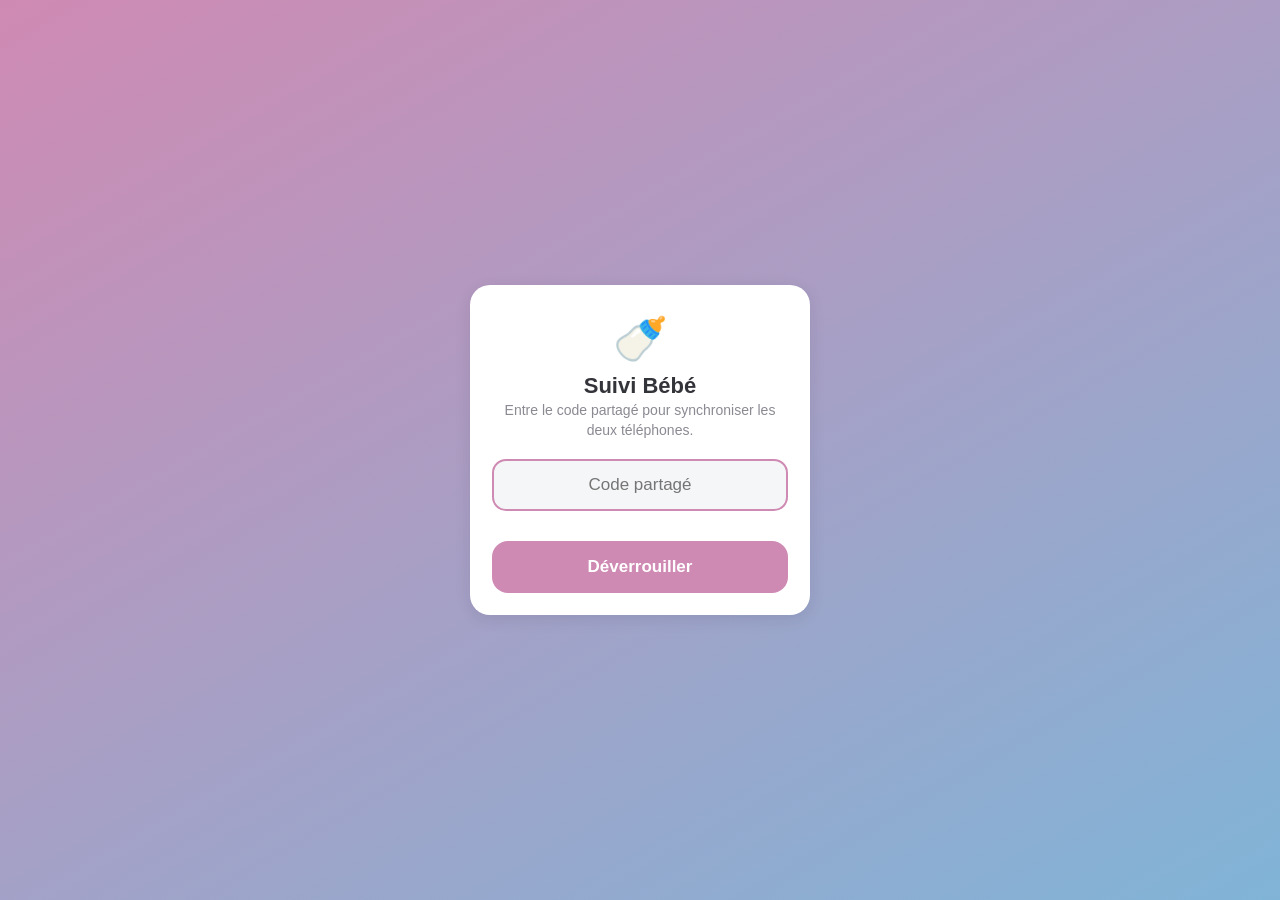
<file: index.html>
<!DOCTYPE html>
<html lang="fr">
<head>
  <meta charset="UTF-8" />
  <meta name="viewport" content="width=device-width, initial-scale=1.0, viewport-fit=cover, maximum-scale=1.0, user-scalable=no" />
  <meta name="theme-color" content="#000000" />
  <title>Suivi Bébé</title>
  <script src="theme.js?v=42"></script>

  <!-- PWA -->
  <link rel="manifest" href="manifest.webmanifest" />
  <link rel="apple-touch-icon" href="icons/apple-touch-icon.png" />
  <meta name="apple-mobile-web-app-capable" content="yes" />
  <meta name="mobile-web-app-capable" content="yes" />
  <meta name="apple-mobile-web-app-status-bar-style" content="default" />
  <meta name="apple-mobile-web-app-title" content="Suivi Bébé" />

  <link rel="stylesheet" href="styles.css?v=46" />
</head>
<body>
  <!-- Indicateur "tirer pour rafraîchir" -->
  <div id="ptr" class="ptr" aria-hidden="true"><div class="ptr-spinner"></div></div>

  <div id="app">

    <!-- ===== Vue SUIVI ===== -->
    <div class="view" id="view-suivi">
      <header class="topbar">
        <button class="nav-btn" id="prevDay" aria-label="Jour précédent">‹</button>
        <div class="date-wrap">
          <div class="age-line" id="dateAge" hidden></div>
          <div class="date-label" id="dateLabel">Aujourd'hui</div>
          <div class="date-sub" id="dateSub"></div>
        </div>
        <button class="nav-btn" id="nextDay" aria-label="Jour suivant">›</button>
      </header>

      <!-- Bandeau "dernière fois" -->
      <section class="status-strip" id="statusStrip"></section>

      <!-- Checklist quotidienne -->
      <section class="checklist-wrap">
        <div class="section-heading"><h2 class="section-label">Chaque jour</h2><button type="button" class="customize-btn" id="customize" aria-label="Personnaliser les boutons" title="Personnaliser">⚙</button></div>
        <div class="checklist" id="checklist"></div>
      </section>

      <!-- Grille de boutons d'action -->
      <main class="grid" id="actionGrid"></main>

      <!-- Ce que j'ai appris aujourd'hui -->
      <section class="learned-wrap">
        <h2 class="section-label">✨ Ce que j'ai appris aujourd'hui</h2>
        <div class="learned-input">
          <input type="text" id="learnedText" autocomplete="off" autocapitalize="sentences" />
          <button id="learnedAdd">Ajouter</button>
        </div>
        <ul class="learned-today" id="learnedToday"></ul>
      </section>

      <!-- Journal du jour -->
      <section class="timeline-wrap">
        <div class="journal-head">
          <h2 class="section-label">Journal <span id="timelineCount"></span></h2>
          <div class="seg" id="journalSeg" role="tablist" aria-label="Vue du journal">
            <button type="button" data-view="list" class="active">Liste</button>
            <button type="button" data-view="timeline">Frise</button>
          </div>
        </div>
        <ul class="timeline" id="timeline"></ul>
        <div class="tl-host" id="timelineFrise" hidden></div>
      </section>
    </div>

    <!-- ===== Vue APPRIS ===== -->
    <div class="view" id="view-appris" hidden>
      <header class="view-header">
        <h1>✨ Ce que bébé a appris</h1>
        <p class="view-sub">Chaque nouvelle chose, avec sa date</p>
      </header>
      <div id="apprisList"></div>
    </div>

    <!-- ===== Vue STATS ===== -->
    <div class="view" id="view-stats" hidden></div>

    <!-- ===== Vue PRÉDICTION (expérimental) ===== -->
    <div class="view" id="view-prediction" hidden></div>

  </div>

  <!-- Pastille d'état de synchro (masquée si synchro non configurée) -->
  <button class="sync-pill" id="syncPill" hidden aria-label="État de synchronisation"></button>

  <!-- Barre d'onglets -->
  <nav class="tabbar" id="tabbar"></nav>

  <!-- Écran de déverrouillage (synchro partagée) -->
  <div class="lock-screen" id="lockScreen" hidden>
    <div class="lock-card">
      <div class="lock-emoji">🍼</div>
      <h1 class="lock-title">Suivi Bébé</h1>
      <p class="lock-sub">Entre le code partagé pour synchroniser les deux téléphones.</p>
      <!-- Champ identifiant fictif : donne une cible à l'autocomplétion du navigateur
           pour qu'il n'aille PAS proposer un identifiant dans les champs texte de l'app. -->
      <input type="text" autocomplete="username" value="foyer" hidden aria-hidden="true" tabindex="-1" />
      <input type="password" inputmode="text" autocomplete="current-password" autocapitalize="none" autocorrect="off" spellcheck="false" class="lock-input" id="pinInput" placeholder="Code partagé" />
      <div class="lock-error" id="pinError"></div>
      <button class="btn btn-primary lock-btn" id="pinSubmit">Déverrouiller</button>
      <button class="lock-later" id="pinLater" hidden>Plus tard</button>
    </div>
  </div>

  <!-- Bottom sheet -->
  <div class="sheet-backdrop" id="sheetBackdrop" hidden>
    <div class="sheet" id="sheet" role="dialog" aria-modal="true">
      <div class="sheet-handle"></div>
      <div class="sheet-body" id="sheetBody"></div>
    </div>
  </div>

  <!-- Confirmation de suppression — se superpose au bottom sheet, qui reste
       ouvert derrière : « Annuler » ne fait donc rien perdre de la saisie. -->
  <div class="confirm-backdrop" id="confirmBackdrop" hidden>
    <div class="confirm" role="alertdialog" aria-modal="true" aria-labelledby="confirmTitle" aria-describedby="confirmSub">
      <div class="confirm-icon" id="confirmIcon">🗑️</div>
      <div class="confirm-title" id="confirmTitle"></div>
      <div class="confirm-sub" id="confirmSub"></div>
      <div class="sheet-actions">
        <button class="btn btn-ghost" id="confirmNo">Annuler</button>
        <button class="btn btn-danger" id="confirmYes">Supprimer</button>
      </div>
    </div>
  </div>

  <!-- Toast -->
  <div class="toast" id="toast" hidden></div>

  <!-- Popover d'info de la frise (lecture seule, ancré à la marque touchée) -->
  <div class="pop" id="journalPop"><div class="pop-arrow"></div><div class="pop-body"></div></div>

  <script src="vendor/supabase.js"></script>
  <script src="config.js?v=15"></script>
  <script src="stats.js?v=45"></script>
  <script src="prediction.js?v=43"></script>
  <script src="personalization.js?v=45"></script>
  <script src="time.js?v=46"></script>
  <script src="app.js?v=49"></script>
  <script>
    // Enregistrement du service worker (PWA hors-ligne)
    if ('serviceWorker' in navigator) {
      window.addEventListener('load', () => {
        navigator.serviceWorker.register('sw.js').catch(() => {});
      });
    }
  </script>
</body>
</html>
</file>
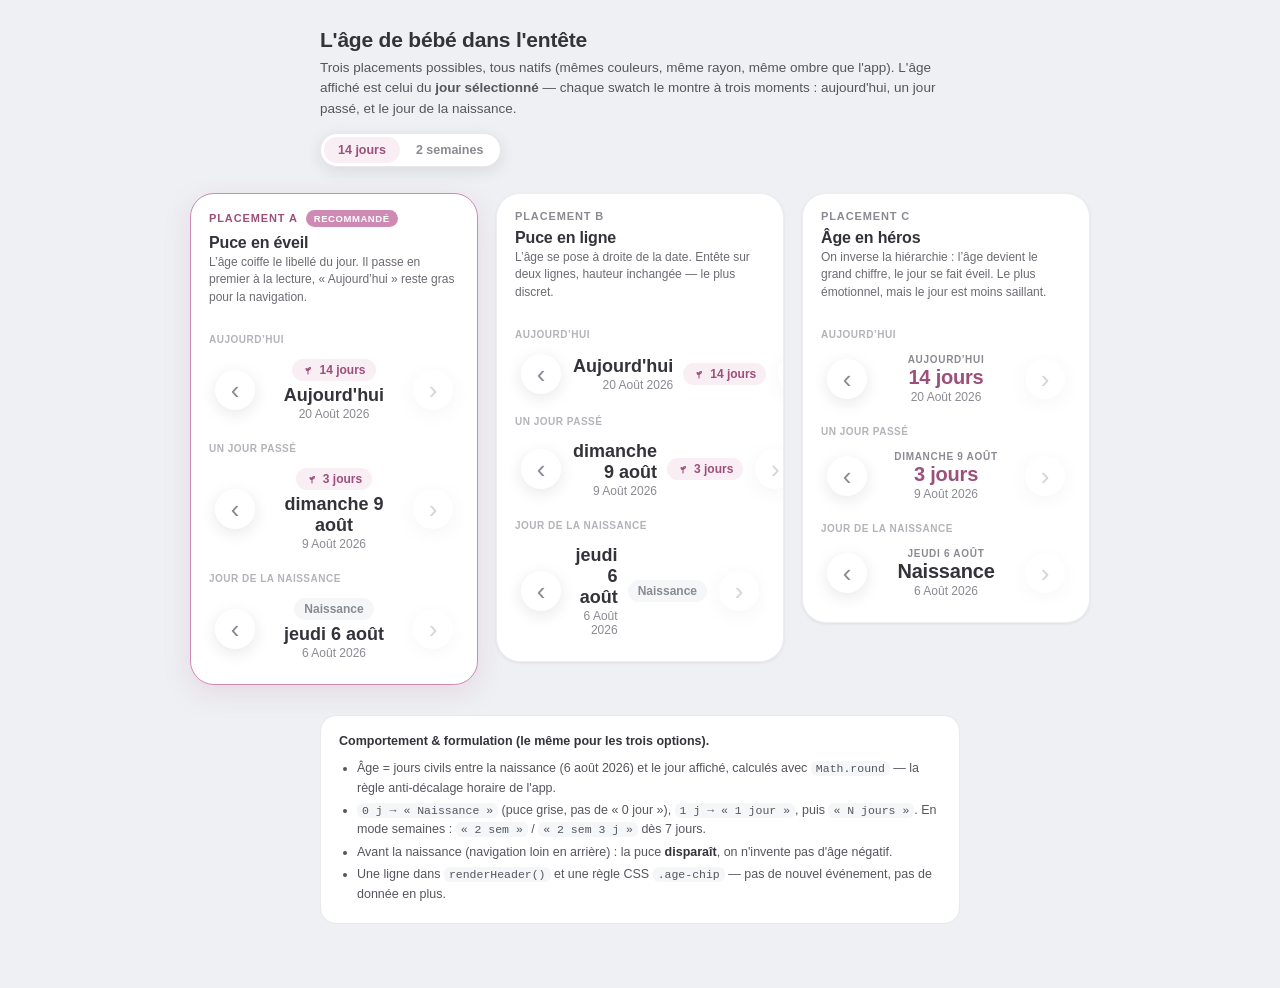
<file: mockup-age-entete.html>
<!DOCTYPE html>
<html lang="fr">
<head>
<meta charset="UTF-8" />
<meta name="viewport" content="width=device-width, initial-scale=1.0" />
<title>Proposition — âge du bébé dans l'entête</title>
<style>
  /* ===== Jetons repris À L'IDENTIQUE de styles.css (aucune invention) ===== */
  :root{
    --bg:#ffffff; --surface:#ffffff; --surface-2:#f5f6f8;
    --text:#33333a; --text-soft:#8a8a93; --line:#e7e8ec;
    --shadow:0 4px 16px rgba(30,30,45,.10); --radius:20px;
    --rose:#CF8AB3;               /* --c-tetee : la couleur "repas/vie" de l'app */
    --rose-ink:#9d4f7b;           /* variante foncée du rose, lisible en 11-12px */
    --rose-tint:rgba(207,138,179,.14);
  }
  *{box-sizing:border-box;-webkit-tap-highlight-color:transparent;}
  body{
    margin:0;background:#eef0f3;color:var(--text);
    font-family:-apple-system,BlinkMacSystemFont,"Segoe UI",Roboto,"Helvetica Neue",sans-serif;
    padding:28px 16px 64px;
  }
  .page{max-width:900px;margin:0 auto;}
  .lead{max-width:640px;margin:0 auto 26px;}
  .lead h1{font-size:21px;margin:0 0 6px;letter-spacing:-.01em;}
  .lead p{font-size:13.5px;line-height:1.5;color:#55555e;margin:0;}
  .lead .tog{display:inline-flex;gap:2px;margin-top:14px;background:var(--surface);border:1px solid var(--line);border-radius:999px;padding:3px;box-shadow:var(--shadow);}
  .lead .tog button{border:0;background:none;font:inherit;font-size:12.5px;font-weight:600;color:var(--text-soft);padding:6px 14px;border-radius:999px;cursor:pointer;}
  .lead .tog button.on{background:var(--rose-tint);color:var(--rose-ink);}

  .grid{display:grid;gap:18px;grid-template-columns:repeat(auto-fit,minmax(250px,1fr));align-items:start;}

  .opt{background:var(--surface);border-radius:24px;box-shadow:0 1px 3px rgba(30,30,45,.08);overflow:hidden;border:1px solid #edeef1;}
  .opt.reco{border:1.5px solid var(--rose);box-shadow:0 8px 26px rgba(207,138,179,.22);}
  .opt-hd{padding:16px 18px 4px;}
  .opt-hd .kick{display:flex;align-items:center;gap:8px;font-size:11px;font-weight:700;letter-spacing:.08em;text-transform:uppercase;color:var(--text-soft);}
  .opt.reco .opt-hd .kick{color:var(--rose-ink);}
  .badge{background:var(--rose);color:#fff;font-size:9.5px;font-weight:700;letter-spacing:.06em;padding:3px 8px;border-radius:999px;}
  .opt-hd h2{font-size:16px;margin:7px 0 2px;letter-spacing:-.01em;}
  .opt-hd p{font-size:12px;line-height:1.45;color:#6b6b73;margin:0 0 4px;}

  /* Chaque swatch = l'entête réel de l'app, sur fond blanc comme dans l'app */
  .swatches{padding:6px 14px 16px;}
  .state{font-size:10px;font-weight:600;letter-spacing:.05em;text-transform:uppercase;color:#b3b3ba;margin:14px 4px 6px;}

  /* ---- copie fidèle de .topbar / .nav-btn / .date-wrap ---- */
  .topbar{display:flex;align-items:center;justify-content:space-between;gap:12px;background:var(--bg);border-radius:16px;padding:8px 10px;}
  .nav-btn{width:40px;height:40px;flex:0 0 40px;border:none;border-radius:50%;background:var(--surface);color:var(--text-soft);font-size:26px;line-height:1;box-shadow:var(--shadow);}
  .nav-btn:disabled{opacity:.35;}
  .date-wrap{text-align:center;flex:1;}
  .date-label{font-size:18px;font-weight:700;}
  .date-sub{font-size:12px;color:var(--text-soft);margin-top:1px;text-transform:capitalize;}

  /* ---- l'élément ajouté : la puce d'âge (candidate signature) ---- */
  .age-chip{
    display:inline-flex;align-items:center;gap:5px;
    background:var(--rose-tint);color:var(--rose-ink);
    font-size:12px;font-weight:700;line-height:1;
    padding:5px 10px;border-radius:999px;
    font-variant-numeric:tabular-nums;white-space:nowrap;
  }
  .age-chip svg{width:12px;height:12px;display:block;}
  .age-chip.birth{background:var(--surface-2);color:var(--text-soft);}

  /* Option 1 : puce en éveil (au-dessus du libellé) */
  .o1 .date-wrap{display:flex;flex-direction:column;align-items:center;gap:4px;}

  /* Option 2 : puce en ligne, à droite du bloc date (centrée verticalement) */
  .o2 .date-wrap{display:flex;align-items:center;justify-content:center;gap:10px;flex:1;}
  .o2 .date-txt{display:flex;flex-direction:column;text-align:right;}
  .o2 .date-txt .date-sub{text-align:right;}

  /* Option 3 : âge en héros, le jour passe en éveil */
  .o3 .kicker{font-size:10px;font-weight:700;letter-spacing:.07em;text-transform:uppercase;color:var(--text-soft);}
  .o3 .age-hero{font-size:20px;font-weight:800;color:var(--rose-ink);letter-spacing:-.01em;margin-top:1px;font-variant-numeric:tabular-nums;}
  .o3 .age-hero.birth{color:var(--text);}

  .note{max-width:640px;margin:30px auto 0;background:var(--surface);border:1px solid var(--line);border-radius:16px;padding:16px 18px;font-size:12.5px;line-height:1.55;color:#55555e;}
  .note b{color:var(--text);}
  .note code{background:var(--surface-2);border-radius:6px;padding:1px 5px;font-size:11.5px;}
  .note ul{margin:8px 0 0;padding-left:18px;}
  .note li{margin:3px 0;}
</style>
</head>
<body>
<div class="page">

  <div class="lead">
    <h1>L'âge de bébé dans l'entête</h1>
    <p>Trois placements possibles, tous natifs (mêmes couleurs, même rayon, même ombre que l'app).
       L'âge affiché est celui du <b>jour sélectionné</b> — chaque swatch le montre à trois moments :
       aujourd'hui, un jour passé, et le jour de la naissance.</p>
    <div class="tog" id="tog">
      <button class="on" data-mode="jours">14 jours</button>
      <button data-mode="semaines">2 semaines</button>
    </div>
  </div>

  <div class="grid" id="grid"></div>

  <div class="note">
    <b>Comportement &amp; formulation (le même pour les trois options).</b>
    <ul>
      <li>Âge = jours civils entre la naissance (6 août 2026) et le jour affiché, calculés avec
          <code>Math.round</code> — la règle anti-décalage horaire de l'app.</li>
      <li><code>0 j → « Naissance »</code> (puce grise, pas de « 0 jour »), <code>1 j → « 1 jour »</code>,
          puis <code>« N jours »</code>. En mode semaines : <code>« 2 sem »</code> / <code>« 2 sem 3 j »</code> dès 7 jours.</li>
      <li>Avant la naissance (navigation loin en arrière) : la puce <b>disparaît</b>, on n'invente pas d'âge négatif.</li>
      <li>Une ligne dans <code>renderHeader()</code> et une règle CSS <code>.age-chip</code> — pas de nouvel événement, pas de donnée en plus.</li>
    </ul>
  </div>

</div>

<script>
  const BIRTH = new Date(2026,7,6,5,25);
  const startOfDay = d => { const x=new Date(d); x.setHours(0,0,0,0); return x; };
  let MODE = 'jours';

  function ageLabel(sel){
    const days = Math.round((startOfDay(sel) - startOfDay(BIRTH)) / 86400000);
    if (days < 0) return null;
    if (days === 0) return {txt:'Naissance', birth:true};
    if (MODE === 'jours' || days < 7) return {txt: days===1 ? '1 jour' : days+' jours'};
    const w = Math.floor(days/7), r = days%7;
    return {txt: r===0 ? `${w} sem` : `${w} sem ${r} j`};
  }
  // libellé "Aujourd'hui / Hier / date" comme renderHeader()
  const REF = new Date(2026,7,20,21,0); // "aujourd'hui" de la maquette : bébé a 14 j
  function dayLabel(sel){
    const t=startOfDay(REF), y=new Date(t); y.setDate(t.getDate()-1);
    if (+startOfDay(sel)===+t) return "Aujourd'hui";
    if (+startOfDay(sel)===+y) return "Hier";
    return sel.toLocaleDateString('fr-FR',{weekday:'long',day:'numeric',month:'long'});
  }
  const dateSub = sel => sel.toLocaleDateString('fr-FR',{day:'numeric',month:'long',year:'numeric'});

  const SPROUT = '<svg viewBox="0 0 24 24" fill="none" stroke="currentColor" stroke-width="2.2" stroke-linecap="round" stroke-linejoin="round"><path d="M12 20v-8"/><path d="M12 12c0-3 2.4-5 5-5 0 3-2.4 5-5 5Z"/><path d="M12 13c0-2.4-1.9-4-4-4 0 2.4 1.9 4 4 4Z"/></svg>';

  function chip(sel, extraClass=''){
    const a = ageLabel(sel);
    if (!a) return '';
    const cls = 'age-chip'+(a.birth?' birth':'')+(extraClass?' '+extraClass:'');
    const glyph = a.birth ? '' : SPROUT;
    return `<span class="${cls}">${glyph}${a.txt}</span>`;
  }

  const STATES = [
    {name:'Aujourd’hui', d:new Date(2026,7,20,21,0), next:true},
    {name:'Un jour passé', d:new Date(2026,7,9,10,0), next:false},
    {name:'Jour de la naissance', d:new Date(2026,7,6,10,0), next:false},
  ];

  function bar(opt, sel){
    const dis = ' disabled';
    if (opt==='o1'){
      return `<div class="topbar o1">
        <button class="nav-btn">‹</button>
        <div class="date-wrap">
          ${chip(sel)}
          <div><div class="date-label">${dayLabel(sel)}</div>
          <div class="date-sub">${dateSub(sel)}</div></div>
        </div>
        <button class="nav-btn"${dis}>›</button></div>`;
    }
    if (opt==='o2'){
      return `<div class="topbar o2">
        <button class="nav-btn">‹</button>
        <div class="date-wrap">
          <div class="date-txt"><div class="date-label">${dayLabel(sel)}</div>
          <div class="date-sub">${dateSub(sel)}</div></div>
          ${chip(sel)}
        </div>
        <button class="nav-btn"${dis}>›</button></div>`;
    }
    // o3 : héros
    const a = ageLabel(sel);
    const hero = a ? `<div class="age-hero${a.birth?' birth':''}">${a.txt}</div>`
                   : `<div class="date-label">${dayLabel(sel)}</div>`;
    const kick = a ? `<div class="kicker">${dayLabel(sel)}</div>` : '';
    return `<div class="topbar o3">
      <button class="nav-btn">‹</button>
      <div class="date-wrap">${kick}${hero}
        <div class="date-sub">${dateSub(sel)}</div></div>
      <button class="nav-btn"${dis}>›</button></div>`;
  }

  const OPTS = [
    {id:'o1', reco:true,  kick:'Placement A', badge:'Recommandé', title:'Puce en éveil',
     desc:'L’âge coiffe le libellé du jour. Il passe en premier à la lecture, « Aujourd’hui » reste gras pour la navigation.'},
    {id:'o2', reco:false, kick:'Placement B', badge:'', title:'Puce en ligne',
     desc:'L’âge se pose à droite de la date. Entête sur deux lignes, hauteur inchangée — le plus discret.'},
    {id:'o3', reco:false, kick:'Placement C', badge:'', title:'Âge en héros',
     desc:'On inverse la hiérarchie : l’âge devient le grand chiffre, le jour se fait éveil. Le plus émotionnel, mais le jour est moins saillant.'},
  ];

  function render(){
    document.getElementById('grid').innerHTML = OPTS.map(o=>`
      <div class="opt${o.reco?' reco':''}">
        <div class="opt-hd">
          <div class="kick">${o.kick}${o.badge?`<span class="badge">${o.badge}</span>`:''}</div>
          <h2>${o.title}</h2>
          <p>${o.desc}</p>
        </div>
        <div class="swatches">
          ${STATES.map(s=>`<div class="state">${s.name}</div>${bar(o.id, s.d)}`).join('')}
        </div>
      </div>`).join('');
  }
  render();

  document.getElementById('tog').addEventListener('click', e=>{
    const b = e.target.closest('button'); if(!b) return;
    MODE = b.dataset.mode;
    [...e.currentTarget.children].forEach(x=>x.classList.toggle('on', x===b));
    render();
  });
</script>
</body>
</html>
</file>
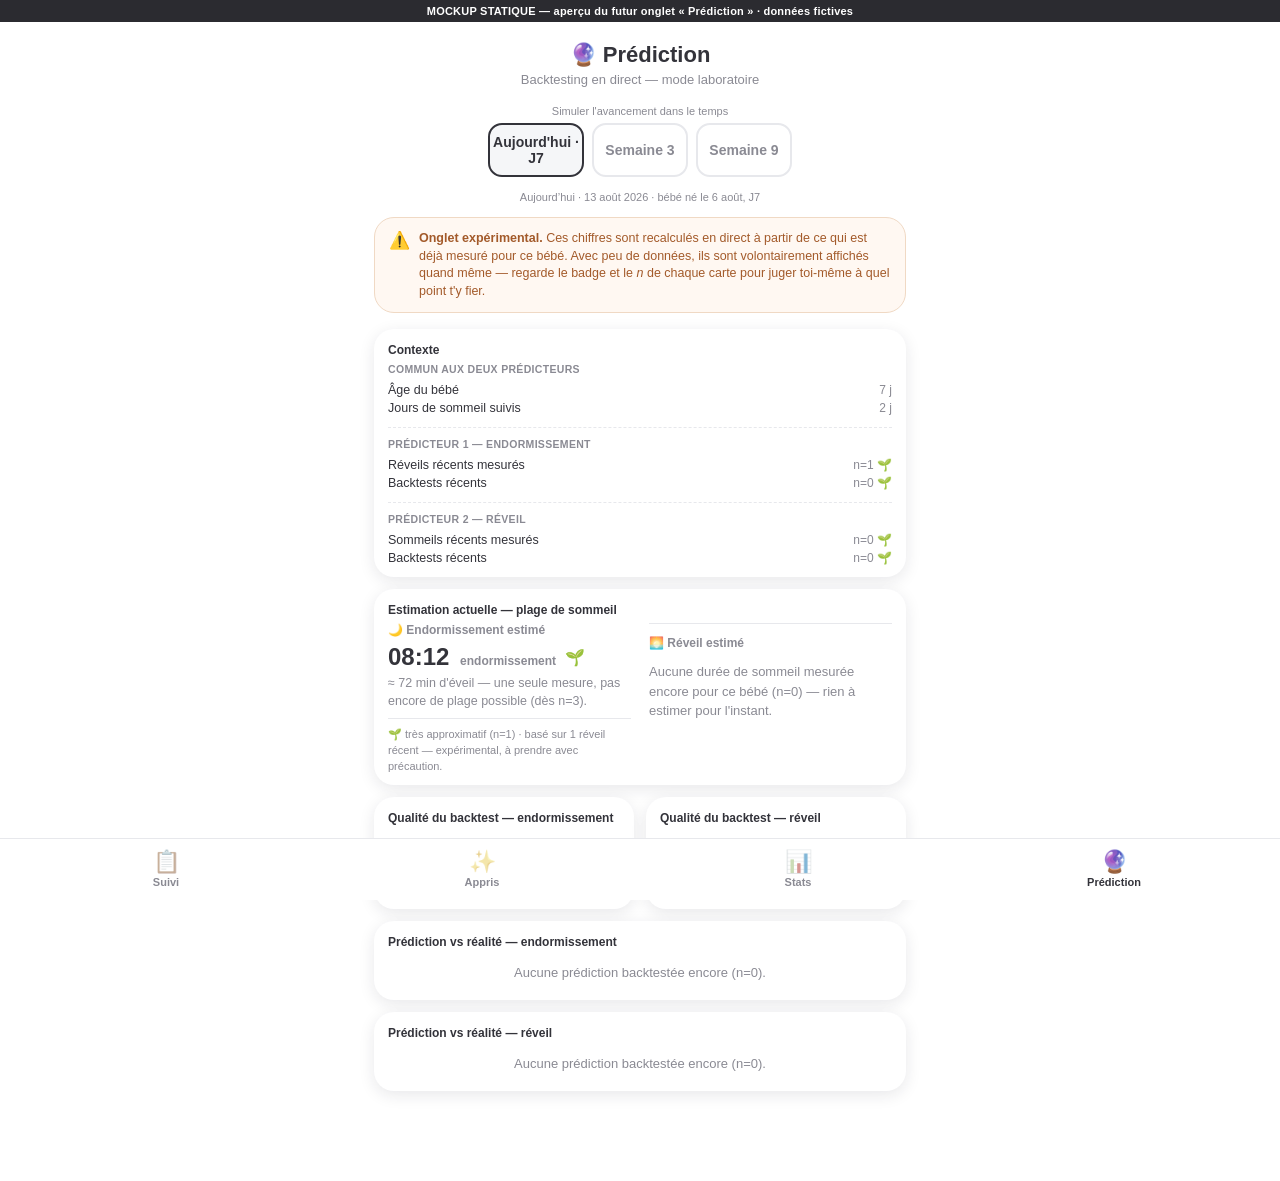
<file: mockup-prediction.html>
<!DOCTYPE html>
<html lang="fr">
<head>
<meta charset="UTF-8" />
<meta name="viewport" content="width=device-width, initial-scale=1.0, viewport-fit=cover, maximum-scale=1.0, user-scalable=no" />
<title>Mockup — onglet Prédiction</title>
<link rel="stylesheet" href="styles.css" />
<style>
  /* ===== Additions propres à ce mockup (pas dans styles.css) ===== */

  .mockup-tag {
    position: fixed; top: 0; left: 0; right: 0; z-index: 90;
    background: #2b2b30; color: #fff; text-align: center;
    font-size: 11px; font-weight: 600; letter-spacing: .02em;
    padding: 5px 8px calc(5px + var(--safe-top));
  }
  #app { padding-top: calc(var(--safe-top) + 34px); }

  /* Sélecteur d'état simulé (réutilise le style visuel de .per-btn) */
  .state-sel-wrap { margin-bottom: 14px; }
  .state-sel-label { font-size: 11px; color: var(--text-soft); text-align: center; margin: 0 0 6px; }

  /* Bandeau expérimental permanent — même thème que .quality-box, non repliable */
  .pred-banner {
    display: flex; align-items: flex-start; gap: 9px;
    background: #fff8f2; border: 1px solid #f0d9c4; border-radius: var(--radius);
    padding: 12px 14px; margin-bottom: 16px;
  }
  .pred-banner .pb-ic { font-size: 17px; line-height: 1.3; flex: 0 0 auto; }
  .pred-banner .pb-txt { font-size: 12.5px; color: #a35a2a; line-height: 1.4; }
  .pred-banner .pb-txt b { font-weight: 700; }

  /* Note dynamique sous le sélecteur d'état (date / âge simulés) */
  .state-sel-note { font-size: 11px; color: var(--text-soft); text-align: center; margin-top: 6px; }

  /* Carte « contexte » — compteurs purement informatifs, jamais des portes (§3.1/§3.8) */
  .ctx-list { display: flex; flex-direction: column; gap: 4px; margin-top: 4px; }
  .ctx-group + .ctx-group { margin-top: 6px; padding-top: 10px; border-top: 1px dashed var(--line); }
  .ctx-group-title {
    font-size: 10.5px; font-weight: 700; color: var(--text-soft);
    text-transform: uppercase; letter-spacing: .03em; margin-bottom: 6px;
  }
  .ctx-row { display: flex; justify-content: space-between; align-items: baseline; padding: 2px 0; }
  .ctx-row .cr-label { font-size: 12.5px; color: var(--text); }
  .ctx-row .cr-val { font-size: 12px; color: var(--text-soft); font-variant-numeric: tabular-nums; flex: 0 0 auto; text-align: right; }

  /* Estimation actuelle — deux blocs (endormissement / réveil) */
  .est-split { display: flex; flex-wrap: wrap; gap: 18px; margin-top: 2px; }
  .est-block { flex: 1 1 220px; min-width: 0; }
  .est-block:not(:first-child) { border-top: 1px solid var(--line); padding-top: 12px; }
  .est-block-title { font-size: 12px; font-weight: 700; color: var(--text-soft); margin-bottom: 6px; }
  .est-hero { font-size: 24px; font-weight: 800; color: var(--text); font-variant-numeric: tabular-nums; }
  .est-hero small { font-size: 12px; font-weight: 600; color: var(--text-soft); margin-left: 4px; }
  .est-hero .badge-chip { font-size: 16px; margin-left: 2px; vertical-align: 2px; }
  .est-range { font-size: 12.5px; color: var(--text-soft); margin-top: 4px; line-height: 1.4; }
  .est-n { font-size: 11px; color: var(--text-soft); margin-top: 8px; padding-top: 8px; border-top: 1px solid var(--line); }
  .est-empty { font-size: 13px; color: var(--text-soft); padding: 6px 0; line-height: 1.5; }
  .sd-note { font-size: 11.5px; color: #a35a2a; margin-top: 10px; padding-top: 8px; border-top: 1px solid var(--line); line-height: 1.4; }

  /* Tableau prédiction vs réalité */
  .pred-table { width: 100%; border-collapse: collapse; margin-top: 4px; }
  .pred-table th, .pred-table td { padding: 8px 4px; font-size: 12.5px; text-align: right; font-variant-numeric: tabular-nums; border-top: 1px solid var(--line); }
  .pred-table th { font-size: 10.5px; color: var(--text-soft); font-weight: 600; text-align: right; border-top: none; padding-bottom: 6px; }
  .pred-table th:first-child, .pred-table td:first-child { text-align: left; }
  .pred-table td:first-child { color: var(--text-soft); }
  .pred-table td.err-ok { color: #4f7a3a; font-weight: 700; }
  .pred-table td.err-mid { color: #a35a2a; font-weight: 700; }
  .pred-table-empty { font-size: 13px; color: var(--text-soft); padding: 10px 0; text-align: center; }
</style>
</head>
<body>

  <div class="mockup-tag">MOCKUP STATIQUE — aperçu du futur onglet « Prédiction » · données fictives</div>

  <div id="app">

    <header class="view-header">
      <h1>🔮 Prédiction</h1>
      <p class="view-sub">Backtesting en direct — mode laboratoire</p>
    </header>

    <div class="state-sel-wrap">
      <p class="state-sel-label">Simuler l'avancement dans le temps</p>
      <div class="period-sel" id="stateSel">
        <button class="per-btn active" data-state="j7">Aujourd'hui · J7</button>
        <button class="per-btn" data-state="s3">Semaine 3</button>
        <button class="per-btn" data-state="s9">Semaine 9</button>
      </div>
      <p class="state-sel-note" id="stateLabel"></p>
    </div>

    <div class="pred-banner">
      <span class="pb-ic">⚠️</span>
      <span class="pb-txt"><b>Onglet expérimental.</b> Ces chiffres sont recalculés en direct à partir de ce qui est déjà mesuré pour ce bébé. Avec peu de données, ils sont volontairement affichés quand même — regarde le badge et le <i>n</i> de chaque carte pour juger toi-même à quel point t'y fier.</span>
    </div>

    <div class="stat-grid">
      <div class="stat-card stat-card-wide">
        <div class="sc-head"><div class="sc-title">Contexte</div></div>
        <div class="ctx-list" id="ctxList"></div>
      </div>

      <div class="stat-card stat-card-wide">
        <div class="sc-head"><div class="sc-title">Estimation actuelle — plage de sommeil</div></div>
        <div class="est-split">
          <div class="est-block">
            <div class="est-block-title">🌙 Endormissement estimé</div>
            <div id="estOnset"></div>
          </div>
          <div class="est-block">
            <div class="est-block-title">🌅 Réveil estimé</div>
            <div id="estWake"></div>
          </div>
        </div>
      </div>

      <div class="stat-card">
        <div class="sc-head"><div class="sc-title">Qualité du backtest — endormissement</div></div>
        <div class="est-hero" id="q1Hero"></div>
        <div class="est-range" id="q1Sub"></div>
        <div class="sc-chart" id="q1Chart"></div>
      </div>

      <div class="stat-card">
        <div class="sc-head"><div class="sc-title">Qualité du backtest — réveil</div></div>
        <div class="est-hero" id="q2Hero"></div>
        <div class="est-range" id="q2Sub"></div>
        <div class="sc-chart" id="q2Chart"></div>
        <div class="sd-note" id="q2Note"></div>
      </div>

      <div class="stat-card stat-card-wide">
        <div class="sc-head"><div class="sc-title">Prédiction vs réalité — endormissement</div></div>
        <div id="table1Block"></div>
      </div>

      <div class="stat-card stat-card-wide">
        <div class="sc-head"><div class="sc-title">Prédiction vs réalité — réveil</div></div>
        <div id="table2Block"></div>
      </div>
    </div>

  </div>

  <nav class="tabbar">
    <button class="tab" data-tab="suivi"><span class="tab-emoji">📋</span><span>Suivi</span></button>
    <button class="tab" data-tab="appris"><span class="tab-emoji">✨</span><span>Appris</span></button>
    <button class="tab" data-tab="stats"><span class="tab-emoji">📊</span><span>Stats</span></button>
    <button class="tab active" data-tab="prediction"><span class="tab-emoji">🔮</span><span>Prédiction</span></button>
  </nav>

  <div class="toast" id="toast"></div>

<script>
const CHART = { sein: '#eb6834', biberon: '#2a78d6', vert: '#6f9e57', grid: '#e7e8ec', ink: '#8a8a93' }; // identique à app.js:342 — pas de clé inventée
const SD_MAX_IQR_MEDIAN_RATIO = 2.5; // produit — même seuil que RECOS-prediction-sommeil.md §3.3

/* ---------- Petits utilitaires horaires (calcul en minutes depuis le dernier réveil) ---------- */
function addMin(hhmm, minutes) {
  const [h, m] = hhmm.split(':').map(Number);
  let total = h * 60 + m + Math.round(minutes);
  const dayOffset = Math.floor(total / 1440);
  total = ((total % 1440) + 1440) % 1440;
  const hh = String(Math.floor(total / 60)).padStart(2, '0');
  const mm = String(total % 60).padStart(2, '0');
  return { clock: `${hh}:${mm}`, nextDay: dayOffset > 0 };
}
function fmtClock(r) { return r.clock + (r.nextDay ? ' (+1j)' : ''); }
function fmtDur(min) {
  min = Math.round(min);
  if (min < 60) return `${min} min`;
  const h = Math.floor(min / 60), m = min % 60;
  return m === 0 ? `${h} h` : `${h} h ${String(m).padStart(2, '0')}`;
}

/* ---------- Données fictives par état simulé ---------- */
const STATES = {
  j7: {
    label: 'Aujourd’hui · 13 août 2026 · bébé né le 6 août, J7',
    ageDays: 7,
    reliableDays: 2,
    lastWake: '07:00',
    onset: { median: 72, p25: null, p75: null, n: 1 },
    duration: null,
    quality1: { backtestN: 0, errors: [], medianErr: null, p80Err: null },
    quality2: { backtestN: 0, errors: [], medianErr: null, p80Err: null },
    roundtrip: { n: 0 },
    table1: [],
    table2: [],
  },
  s3: {
    label: 'Simulation · vers le 27 août 2026 · bébé de 3 semaines',
    ageDays: 21,
    reliableDays: 16,
    lastWake: '14:15',
    onset: { median: 58, p25: 45, p75: 74, n: 18 },
    duration: { median: 80, p25: 25, p75: 230, n: 16 },
    quality1: { backtestN: 14, errors: [34, 21, 40, 18, 27, 9, 31, 22, 15, 38, 26, 19, 24, 30], medianErr: 24, p80Err: 38 },
    quality2: { backtestN: 13, errors: [61, 38, 72, 45, 29, 58, 66, 33, 50, 41, 55, 37, 48], medianErr: 48, p80Err: 68 },
    roundtrip: { n: 13, p25Err: 34, p75Err: 52 },
    table1: [
      { pred: '14:52', real: '15:19', errMin: 27 },
      { pred: '17:10', real: '16:55', errMin: 15 },
      { pred: '20:35', real: '21:03', errMin: 28 },
      { pred: '02:18', real: '02:05', errMin: 13 },
      { pred: '06:40', real: '07:22', errMin: 42 },
      { pred: '09:55', real: '09:48', errMin: 7 },
    ],
    table2: [
      { pred: '16:33', real: '16:58', errMin: 25 },
      { pred: '18:40', real: '18:22', errMin: 18 },
      { pred: '22:15', real: '23:40', errMin: 85 },
      { pred: '03:50', real: '04:05', errMin: 15 },
      { pred: '07:55', real: '07:38', errMin: 17 },
      { pred: '10:20', real: '11:45', errMin: 85 },
    ],
  },
  s9: {
    label: 'Simulation · vers le 8 octobre 2026 · bébé de 9 semaines',
    ageDays: 63,
    reliableDays: 14,
    lastWake: '07:20',
    onset: { median: 67, p25: 55, p75: 79, n: 40 },
    duration: { median: 105, p25: 75, p75: 145, n: 42 },
    quality1: {
      backtestN: 40,
      errors: [11, 8, 19, 14, 6, 22, 9, 13, 17, 5, 20, 12, 10, 15, 7, 18, 11, 9, 14, 16, 8, 12, 19, 6, 10, 15, 11, 13, 9, 17],
      medianErr: 11, p80Err: 19,
    },
    quality2: {
      backtestN: 45,
      errors: [15, 22, 9, 31, 18, 27, 12, 35, 20, 8, 25, 16, 29, 11, 33, 19, 24, 7, 28, 14, 21, 36, 10, 26, 17, 23, 13, 30, 19, 22],
      medianErr: 22, p80Err: 39,
    },
    roundtrip: { n: 42, p25Err: 19, p75Err: 19 },
    table1: [
      { pred: '13:40', real: '13:52', errMin: 12 },
      { pred: '16:05', real: '15:58', errMin: 7 },
      { pred: '19:20', real: '19:31', errMin: 11 },
      { pred: '23:45', real: '23:38', errMin: 7 },
      { pred: '03:10', real: '03:29', errMin: 19 },
      { pred: '07:25', real: '07:20', errMin: 5 },
    ],
    table2: [
      { pred: '14:12', real: '14:03', errMin: 9 },
      { pred: '18:05', real: '18:31', errMin: 26 },
      { pred: '21:50', real: '21:42', errMin: 8 },
      { pred: '02:15', real: '02:44', errMin: 29 },
      { pred: '06:30', real: '06:19', errMin: 11 },
      { pred: '10:12', real: '09:53', errMin: 19 },
    ],
  },
};

/* Badge de confiance continu (§3.6) — jamais un mur : dérivé du même n que le chiffre affiché */
function tierBadge(n, emerging = 20, solid = 40) {
  if (n < emerging) return { emoji: '🌱', text: `très approximatif (n=${n})` };
  if (n < solid) return { emoji: '🧪', text: `encore incertain (n=${n})` };
  return { emoji: '✅', text: `plus robuste (n=${n})` };
}

/* Carte « contexte » (§3.8, item 1) : compteurs purement informatifs, jamais des portes */
function renderContext(s) {
  const onsetN = s.onset ? s.onset.n : 0;
  const durationN = s.duration ? s.duration.n : 0;
  const b1 = tierBadge(onsetN), b2 = tierBadge(durationN);
  const bt1 = tierBadge(s.quality1.backtestN), bt2 = tierBadge(s.quality2.backtestN);
  return `
    <div class="ctx-group">
      <div class="ctx-group-title">Commun aux deux prédicteurs</div>
      <div class="ctx-row"><span class="cr-label">Âge du bébé</span><span class="cr-val">${s.ageDays} j</span></div>
      <div class="ctx-row"><span class="cr-label">Jours de sommeil suivis</span><span class="cr-val">${s.reliableDays} j</span></div>
    </div>
    <div class="ctx-group">
      <div class="ctx-group-title">Prédicteur 1 — endormissement</div>
      <div class="ctx-row"><span class="cr-label">Réveils récents mesurés</span><span class="cr-val">n=${onsetN} ${b1.emoji}</span></div>
      <div class="ctx-row"><span class="cr-label">Backtests récents</span><span class="cr-val">n=${s.quality1.backtestN} ${bt1.emoji}</span></div>
    </div>
    <div class="ctx-group">
      <div class="ctx-group-title">Prédicteur 2 — réveil</div>
      <div class="ctx-row"><span class="cr-label">Sommeils récents mesurés</span><span class="cr-val">n=${durationN} ${b2.emoji}</span></div>
      <div class="ctx-row"><span class="cr-label">Backtests récents</span><span class="cr-val">n=${s.quality2.backtestN} ${bt2.emoji}</span></div>
    </div>`;
}

/* Bloc 🌙 endormissement : dernier réveil + médiane(écart d'éveil), en heure d'horloge.
   Affiche un point dès n=1 (aucun seuil) ; une plage seulement dès n≥3 (WW_MIN_SAMPLES_FOR_RANGE, §3.2) —
   plancher mathématique (P25/P75 de moins de 3 points ne seraient que les points bruts), pas un choix de prudence. */
function renderOnsetBlock(s) {
  if (!s.onset) {
    return `<div class="est-empty">Aucun réveil mesuré encore pour ce bébé (n=0) — rien à estimer pour l'instant.</div>`;
  }
  const { median, p25, p75, n } = s.onset;
  const b = tierBadge(n);
  const base = addMin(s.lastWake, median);
  const rangeHtml = (n >= 3 && p25 != null)
    ? `<div class="est-range">Le plus souvent entre <b>${fmtClock(addMin(s.lastWake, p25))}</b> et <b>${fmtClock(addMin(s.lastWake, p75))}</b> (≈ ${median} min d'éveil).</div>`
    : `<div class="est-range">≈ ${median} min d'éveil — une seule mesure, pas encore de plage possible (dès n=3).</div>`;
  return `
    <div class="est-hero">${fmtClock(base)} <small>endormissement</small> <span class="badge-chip">${b.emoji}</span></div>
    ${rangeHtml}
    <div class="est-n">${b.emoji} ${b.text} · basé sur ${n} réveil${n > 1 ? 's' : ''} récent${n > 1 ? 's' : ''} — expérimental, à prendre avec précaution.</div>`;
}

/* Bloc 🌅 réveil : chaîné endormissement + médiane(durée de sommeil) ; plage issue du round-trip
   quand il y en a au moins un (§3.4), sinon repli temporaire explicitement étiqueté — jamais masquée,
   même large (mention « ⚠️ plage large » accolée si SD_MAX_IQR_MEDIAN_RATIO est dépassé, §3.3/§0). */
function renderWakeBlock(s) {
  if (!s.duration) {
    return `<div class="est-empty">Aucune durée de sommeil mesurée encore pour ce bébé (n=0) — rien à estimer pour l'instant.</div>`;
  }
  const wakeMin = s.onset.median + s.duration.median;
  const wakePoint = addMin(s.lastWake, wakeMin);
  const b = tierBadge(s.duration.n);
  const rt = s.roundtrip;

  let rangeHtml;
  if (s.duration.n < 3 || s.duration.p25 == null) {
    rangeHtml = `<div class="est-range">≈ ${fmtDur(s.duration.median)} de sommeil — une seule mesure, pas encore de plage possible (dès n=3).</div>`;
  } else if (rt && rt.n >= 1) {
    const rtBadge = tierBadge(rt.n);
    const lo = addMin(s.lastWake, wakeMin - rt.p25Err), hi = addMin(s.lastWake, wakeMin + rt.p75Err);
    const iqrRatio = (s.duration.p75 - s.duration.p25) / s.duration.median;
    const wideNote = iqrRatio > SD_MAX_IQR_MEDIAN_RATIO
      ? ` <b>⚠️ plage large</b> : à cet âge, la durée de sommeil mélange siestes courtes et nuits longues — prends ça comme un ordre de grandeur, pas une promesse.`
      : '';
    rangeHtml = `<div class="est-range">Le plus souvent entre <b>${fmtClock(lo)}</b> et <b>${fmtClock(hi)}</b> (≈ ${fmtDur(s.duration.median)} de sommeil). ${rtBadge.emoji} plage basée sur ${rt.n} round-trip${rt.n > 1 ? 's' : ''} mesuré${rt.n > 1 ? 's' : ''}.${wideNote}</div>`;
  } else {
    const oLo = s.onset.p25 ?? s.onset.median, oHi = s.onset.p75 ?? s.onset.median;
    const dLo = s.duration.p25, dHi = s.duration.p75;
    const lo = addMin(s.lastWake, oLo + dLo), hi = addMin(s.lastWake, oHi + dHi);
    rangeHtml = `<div class="est-range">Environ entre <b>${fmtClock(lo)}</b> et <b>${fmtClock(hi)}</b> (≈ ${fmtDur(s.duration.median)} de sommeil) — <i>approximation grossière</i> (somme des deux plages, pas encore mesurée sur un vrai round-trip, 0 pour l'instant) : sera remplacée dès le premier round-trip observé.</div>`;
  }
  return `
    <div class="est-hero">${fmtClock(wakePoint)} <small>réveil</small> <span class="badge-chip">${b.emoji}</span></div>
    ${rangeHtml}
    <div class="est-n">${b.emoji} ${b.text} · chaîné à partir de l'endormissement estimé — jamais une addition de deux plages pour le point central.</div>`;
}

/* Barres d'erreur de backtest (jour après jour), même esprit que statChartBars de l'app */
function errorChart(values, W = 260, H = 62) {
  if (!values.length) return '';
  const max = Math.max(...values, 10);
  const n = values.length, ML = 22, MT = 8, MB = 6;
  const plotW = W - ML, plotH = H - MT - MB, base = MT + plotH;
  const gap = n > 20 ? 1 : 2.4, bw = (plotW - gap * (n - 1)) / n, rx = Math.min(2.5, bw / 2);
  let body = '';
  [0, max].forEach(v => {
    const gy = base - (v / max) * plotH;
    body += `<line x1="${ML}" y1="${gy.toFixed(1)}" x2="${W}" y2="${gy.toFixed(1)}" stroke="${CHART.grid}" stroke-width="1"${v !== 0 ? ' stroke-dasharray="3 3"' : ''}/>`;
    body += `<text x="${ML - 3}" y="${(gy + 3).toFixed(1)}" text-anchor="end" font-size="8" fill="${CHART.ink}">${v}</text>`;
  });
  values.forEach((v, i) => {
    const x = ML + i * (bw + gap), h = Math.max(1.5, (v / max) * plotH);
    body += `<rect x="${x.toFixed(1)}" y="${(base - h).toFixed(1)}" width="${bw.toFixed(1)}" height="${h.toFixed(1)}" rx="${rx}" fill="${CHART.biberon}"/>`;
  });
  return `<svg viewBox="0 0 ${W} ${H}" class="spark" preserveAspectRatio="xMidYMid meet" role="img" aria-hidden="true">${body}</svg>`;
}

function renderQualityInto(prefix, q) {
  const hero = document.getElementById(prefix + 'Hero');
  const sub = document.getElementById(prefix + 'Sub');
  if (!q.backtestN) {
    hero.textContent = '—';
    sub.textContent = 'Aucun backtest encore (n=0).';
    document.getElementById(prefix + 'Chart').innerHTML = '';
    return;
  }
  const b = tierBadge(q.backtestN);
  hero.textContent = `${q.medianErr} min d'écart médian ${b.emoji}`;
  sub.textContent = `80 % des prédictions à ± ${q.p80Err} min · ${q.backtestN} backtest${q.backtestN > 1 ? 's' : ''} récent${q.backtestN > 1 ? 's' : ''} · ${b.text}`;
  document.getElementById(prefix + 'Chart').innerHTML = errorChart(q.errors);
}

function renderTable(rows, label) {
  if (!rows.length) {
    return `<div class="pred-table-empty">Aucune prédiction backtestée encore (n=0).</div>`;
  }
  const trs = rows.map(r => {
    const cls = r.errMin <= 15 ? 'err-ok' : 'err-mid';
    return `<tr><td>Prédit ${r.pred}</td><td>${r.real}</td><td class="${cls}">± ${r.errMin} min</td></tr>`;
  }).join('');
  return `<table class="pred-table"><thead><tr><th>${label}</th><th>Réel</th><th>Écart</th></tr></thead><tbody>${trs}</tbody></table>`;
}

function renderState(key) {
  const s = STATES[key];

  document.getElementById('stateLabel').textContent = s.label;

  document.getElementById('ctxList').innerHTML = renderContext(s);

  document.getElementById('estOnset').innerHTML = renderOnsetBlock(s);
  document.getElementById('estWake').innerHTML = renderWakeBlock(s);

  renderQualityInto('q1', s.quality1);
  renderQualityInto('q2', s.quality2);
  document.getElementById('q2Note').textContent = s.duration
    ? `Rappel : la durée de sommeil est plus dispersée que l'écart d'éveil à cet âge (siestes et nuits mélangées) — un écart plus grand ici est attendu, pas forcément un bug.`
    : '';

  document.getElementById('table1Block').innerHTML = renderTable(s.table1, 'Endormissement');
  document.getElementById('table2Block').innerHTML = renderTable(s.table2, 'Réveil');
}

document.getElementById('stateSel').addEventListener('click', (e) => {
  const btn = e.target.closest('.per-btn');
  if (!btn) return;
  document.querySelectorAll('#stateSel .per-btn').forEach(b => b.classList.remove('active'));
  btn.classList.add('active');
  renderState(btn.dataset.state);
});

document.querySelector('.tabbar').addEventListener('click', (e) => {
  const btn = e.target.closest('.tab');
  if (!btn || btn.dataset.tab === 'prediction') return;
  const toast = document.getElementById('toast');
  toast.textContent = 'Mockup limité à l’onglet Prédiction';
  toast.hidden = false;
  toast.classList.add('show');
  setTimeout(() => toast.classList.remove('show'), 1400);
});

renderState('j7');
</script>
</body>
</html>
</file>
<file: styles.css>
/* ---------- Base & thème ---------- */
:root {
  --bg: #ffffff;
  --surface: #ffffff;
  --surface-2: #f5f6f8;
  --text: #33333a;
  --text-soft: #8a8a93;
  --line: #e7e8ec;
  --shadow: 0 4px 16px rgba(30, 30, 45, 0.10);
  --radius: 20px;

  /* Palette (couleurs exactes) :
     vert #8EBA73 · rose #CF8AB3 · bleu #80B4D7 · orange #C7774A · jaune/or #D9C163 */
  --c-tetee: #CF8AB3;       /* rose */
  --c-biberon: #CF8AB3;     /* rose */
  --c-couche: #8EBA73;      /* vert */
  --c-sommeil: #8EBA73;     /* vert */
  --c-bain: #80B4D7;        /* bleu */
  --c-soins: #80B4D7;       /* bleu (yeux/nez/cordon) */
  --c-temperature: #C7774A; /* orange */
  --c-medicament: #C7774A;  /* orange */
  --c-vitamined: #C7774A;   /* orange */
  --c-ventre: #D9C163;      /* jaune */
  --c-appris: #D9C163;      /* jaune */

  --safe-top: env(safe-area-inset-top, 0px);
  --safe-bottom: env(safe-area-inset-bottom, 0px);

  /* Frise du journal */
  --tl-lane-h: 42px;
  --tl-pin: 24px;
  --tl-night: rgba(128, 180, 215, 0.20);
  --tl-grid: #eef0f3;
  --tl-now: #2a4a6b;
}

* { box-sizing: border-box; -webkit-tap-highlight-color: transparent; }

html, body {
  margin: 0;
  padding: 0;
  background: var(--bg);
  color: var(--text);
  font-family: -apple-system, BlinkMacSystemFont, "Segoe UI", Roboto, "Helvetica Neue", sans-serif;
  overscroll-behavior-y: contain;
  transition: background-color 0.2s ease;
}

/* Jour passé/futur sélectionné : fond légèrement grisé */
body.other-day, body.other-day html { background: #D6D3D5; }

body { -webkit-user-select: none; user-select: none; }

#app {
  max-width: 560px;
  margin: 0 auto;
  padding: calc(var(--safe-top) + 8px) 14px calc(var(--safe-bottom) + 90px);
}

body :is(input, textarea) { -webkit-user-select: text; user-select: text; }

/* Vue simple (Appris) */
.view-header { text-align: center; padding: 8px 0 18px; }
.view-header h1 { font-size: 22px; margin: 0; }
.view-sub { font-size: 13px; color: var(--text-soft); margin: 4px 0 0; }

/* ---------- Barre de navigation jour ---------- */
.topbar {
  display: flex;
  align-items: center;
  justify-content: space-between;
  gap: 12px;
  margin-bottom: 10px;
}
.nav-btn {
  width: 40px;
  height: 40px;
  flex: 0 0 40px;
  border: none;
  border-radius: 50%;
  background: var(--surface);
  color: var(--text-soft);
  font-size: 26px;
  line-height: 1;
  box-shadow: var(--shadow);
  cursor: pointer;
}
.nav-btn:active { transform: scale(0.92); }
.nav-btn:disabled { opacity: 0.35; }
.date-wrap { text-align: center; flex: 1; }
.date-label { font-size: 18px; font-weight: 700; }
.date-sub { font-size: 12px; color: var(--text-soft); margin-top: 1px; text-transform: capitalize; }
/* Âge de bébé au jour affiché — pastille en éveil au-dessus du libellé (rose "vie" de l'app) */
.age-line { margin-bottom: 5px; line-height: 0; }
.age-chip {
  display: inline-flex; align-items: center;
  background: rgba(207, 138, 179, 0.14); color: #9d4f7b;
  font-size: 12px; font-weight: 700; line-height: 1;
  padding: 5px 10px; border-radius: 999px;
  font-variant-numeric: tabular-nums; white-space: nowrap;
}
.age-chip-birth { background: var(--surface-2); color: var(--text-soft); }

/* ---------- Bandeau "dernière fois" ---------- */
.status-strip {
  display: grid;
  grid-template-columns: repeat(3, 1fr);
  gap: 6px;
  margin-bottom: 14px;
}
.status-pill {
  background: var(--surface);
  border-radius: 12px;
  padding: 7px 8px;
  box-shadow: var(--shadow);
  min-width: 0;
}
.status-pill .sp-label { font-size: 10px; color: var(--text-soft); display: flex; align-items: center; gap: 3px; white-space: nowrap; overflow: hidden; text-overflow: ellipsis; }
.status-pill .sp-value { font-size: 12.5px; font-weight: 700; margin-top: 2px; white-space: nowrap; overflow: hidden; text-overflow: ellipsis; }

/* ---------- Checklist quotidienne ---------- */
.section-label { font-size: 12px; color: var(--text-soft); font-weight: 600; margin: 0 0 8px 2px; }
.checklist-wrap { margin-bottom: 14px; }
.checklist { display: grid; grid-template-columns: repeat(2, 1fr); gap: 8px; }
.check-item {
  display: flex;
  align-items: center;
  gap: 7px;
  border: 2px solid var(--line);
  background: var(--surface);
  border-radius: 12px;
  padding: 8px 9px;
  cursor: pointer;
  text-align: left;
  color: var(--text);
  font-family: inherit;
}
.check-item:active { transform: scale(0.97); }
.check-item .ci-emoji { font-size: 18px; line-height: 1; flex: 0 0 auto; }
.check-item .ci-main { flex: 1; min-width: 0; display: flex; flex-wrap: wrap; align-items: baseline; gap: 5px; white-space: nowrap; overflow: hidden; }
.check-item .ci-name { font-size: 12px; font-weight: 600; line-height: 1.15; }
.check-item .ci-time { font-size: 10.5px; color: var(--text-soft); font-variant-numeric: tabular-nums; flex: 0 0 auto; }
.check-item .ci-check {
  width: 18px; height: 18px; flex: 0 0 18px;
  border-radius: 50%;
  border: 2px solid var(--line);
  display: grid; place-items: center;
  font-size: 11px; font-weight: 700;
  color: transparent;
}
.check-item.done { border-color: var(--accent); background: var(--surface-2); }
.check-item.done .ci-check { background: var(--accent); border-color: var(--accent); color: #fff; }

/* ---------- Grille d'actions ---------- */
.grid {
  display: grid;
  grid-template-columns: repeat(2, 1fr);
  gap: 10px;
  margin-bottom: 8px;
}
.tile {
  position: relative;
  border: none;
  border-radius: 16px;
  background: var(--surface);
  box-shadow: var(--shadow);
  padding: 8px 10px;
  min-height: 62px;
  display: flex;
  flex-direction: column;
  align-items: center;
  justify-content: center;
  gap: 3px;
  cursor: pointer;
  transition: transform 0.08s ease;
  overflow: hidden;
}
.tile::before {
  content: "";
  position: absolute;
  inset: 0;
  background: var(--tile-color);
  opacity: 0.5;
}
.tile:active { transform: scale(0.96); }
.tile .emoji { font-size: 26px; line-height: 1; z-index: 1; }
.tile .name { font-size: 13px; font-weight: 700; z-index: 1; color: #2b2b30; }
.tile .since {
  font-size: 10px;
  color: rgba(0,0,0,0.55);
  z-index: 1;
}
/* Compteur du jour (nombre / durée) en coin de tuile */
.tile-badge {
  position: absolute;
  top: 6px; right: 7px;
  z-index: 1;
  display: flex;
  flex-direction: column;
  align-items: flex-end;
  font-size: 11px;
  font-weight: 700;
  color: rgba(0, 0, 0, 0.6);
  background: rgba(255, 255, 255, 0.62);
  border-radius: 10px;
  padding: 2px 7px;
  line-height: 1.3;
  white-space: nowrap;
  font-variant-numeric: tabular-nums;
}

/* Tuile "dodo en cours" */
.tile.tile-active { box-shadow: 0 0 0 3px var(--tile-color), var(--shadow); }
.tile.tile-active::before { filter: brightness(0.9); }
.tile.tile-active .since { color: #1f1f24; font-weight: 700; }

/* ---------- Journal / timeline ---------- */
.timeline-wrap { margin-top: 8px; }
.timeline-title { font-size: 16px; margin: 0 0 10px; color: var(--text); }
.timeline-title span { color: var(--text-soft); font-weight: 400; font-size: 14px; }
.timeline { list-style: none; margin: 0; padding: 0; display: flex; flex-direction: column; gap: 8px; }
.timeline[hidden] { display: none; }
.timeline-empty { color: var(--text-soft); font-size: 14px; padding: 18px 4px; text-align: center; }
.event {
  display: flex;
  align-items: center;
  gap: 12px;
  background: var(--surface);
  border-radius: 14px;
  padding: 10px 12px;
  box-shadow: var(--shadow);
  cursor: pointer;
}
.event:active { background: var(--surface-2); }
.event .ev-dot {
  width: 38px; height: 38px; flex: 0 0 38px;
  border-radius: 50%;
  display: grid; place-items: center;
  font-size: 20px;
}
.event .ev-main { flex: 1; min-width: 0; }
.event .ev-name { font-weight: 600; font-size: 15px; }
.event .ev-detail { font-size: 13px; color: var(--text-soft); }
.event .ev-time { font-size: 15px; font-weight: 700; color: var(--text-soft); font-variant-numeric: tabular-nums; }

/* ---------- Journal : en-tête + bascule Liste/Frise ---------- */
.journal-head { display: flex; align-items: center; justify-content: space-between; gap: 10px; margin-bottom: 8px; }
.journal-head .section-label { margin: 0 0 0 2px; }
.seg { display: inline-flex; background: var(--surface-2); border-radius: 999px; padding: 3px; gap: 2px; flex: 0 0 auto; }
.seg button {
  border: 0; background: transparent; color: var(--text-soft);
  font: inherit; font-size: 12px; font-weight: 600; padding: 5px 13px;
  border-radius: 999px; cursor: pointer; transition: background .15s, color .15s;
}
.seg button.active { background: var(--surface); color: var(--text); box-shadow: 0 1px 4px rgba(0, 0, 0, .10); }

/* ---------- Frise (2 bandes de 12 h) ---------- */
.tl { user-select: none; }
.tl-band + .tl-band { margin-top: 16px; }

.tl-axis { position: relative; height: 18px; }
.tl-tick { position: absolute; top: 0; transform: translateX(-50%); font-size: 10.5px; color: var(--text-soft); font-variant-numeric: tabular-nums; white-space: nowrap; }
.tl-tick.start { transform: translateX(0); }
.tl-tick.end { transform: translateX(-100%); }

.tl-body { position: relative; }
.tl-overlay { position: absolute; inset: 0; pointer-events: none; }
.tl-night { position: absolute; top: 0; bottom: 0; background: var(--tl-night); }
.tl-gridline { position: absolute; top: 0; bottom: 0; width: 1px; background: var(--tl-grid); transform: translateX(-.5px); }
.tl-now { position: absolute; top: -2px; bottom: 0; width: 2px; background: var(--tl-now); border-radius: 2px; }
.tl-now::before {
  content: attr(data-label); position: absolute; top: -16px; left: 50%; transform: translateX(-50%);
  font-size: 9.5px; font-weight: 700; color: #fff; background: var(--tl-now);
  padding: 1px 5px; border-radius: 6px; white-space: nowrap; font-variant-numeric: tabular-nums;
}
.tl-future { position: absolute; top: 0; bottom: 0; right: 0; background: rgba(245, 246, 248, 0.55); }

.tl-lane { position: relative; height: var(--tl-lane-h); }
.tl-lane.alt { background: rgba(0, 0, 0, 0.018); border-radius: 10px; }
.tl-track { position: absolute; inset: 0; }

/* pastille (événement ponctuel) */
.tl-pin {
  position: absolute; top: 50%; transform: translate(-50%, -50%);
  width: var(--tl-pin); height: var(--tl-pin); border-radius: 50%;
  display: grid; place-items: center; font-size: 12px;
  background: var(--surface); border: 2px solid var(--c); box-shadow: 0 1px 3px rgba(0, 0, 0, .12);
  cursor: pointer; z-index: 2;
}
/* zone tactile élargie invisible (cible ≥ 40 px) */
.tl-pin::after { content: ""; position: absolute; inset: -8px; border-radius: 50%; }

/* barre de durée (sommeil) */
.tl-bar {
  position: absolute; top: 50%; transform: translateY(-50%); height: 20px;
  background: color-mix(in srgb, var(--c) 26%, #fff); border: 1.5px solid var(--c);
  border-radius: 6px; cursor: pointer; z-index: 1;
  display: flex; align-items: center; justify-content: center; overflow: visible;
  min-width: 6px;
}
.tl-bar .lbl { font-size: 10px; font-weight: 700; color: color-mix(in srgb, var(--c) 70%, #333); white-space: nowrap; padding: 0 4px; }
.tl-bar.ongoing { border-style: dashed; background: repeating-linear-gradient(90deg, color-mix(in srgb, var(--c) 22%, #fff) 0 6px, color-mix(in srgb, var(--c) 10%, #fff) 6px 12px); }
.tl-pin.selected, .tl-bar.selected { box-shadow: 0 0 0 3px color-mix(in srgb, var(--c) 35%, #fff); }
/* Sommeil à cheval sur minuit : bord franc côté qui déborde + chevron vers l'extérieur */
.tl-bar.cont-prev { border-top-left-radius: 0; border-bottom-left-radius: 0; border-left-color: transparent; }
.tl-bar.cont-next { border-top-right-radius: 0; border-bottom-right-radius: 0; border-right-color: transparent; }
.tl-bar.cont-prev::before, .tl-bar.cont-next::after {
  content: ''; position: absolute; top: 50%; width: 5px; height: 5px;
  border-top: 2px solid var(--c); border-right: 2px solid var(--c);
}
.tl-bar.cont-prev::before { left: 1px; transform: translateY(-50%) rotate(-135deg); }
.tl-bar.cont-next::after  { right: 1px; transform: translateY(-50%) rotate(45deg); }

/* Popover d'info (lecture seule) ancré à la marque */
.pop { position: fixed; z-index: 60; display: none; background: var(--surface); border: 1px solid var(--line); box-shadow: var(--shadow); border-radius: 14px; padding: 9px 12px; max-width: 240px; cursor: pointer; }
.pop-row { display: flex; align-items: center; gap: 9px; }
.pop-ic { width: 30px; height: 30px; border-radius: 9px; display: grid; place-items: center; font-size: 16px; border: 1.5px solid; flex: 0 0 auto; }
.pop-txt { display: flex; flex-direction: column; line-height: 1.2; }
.pop-name { font-weight: 700; font-size: 14px; }
.pop-time { font-size: 12px; color: var(--text-soft); font-variant-numeric: tabular-nums; margin-top: 1px; }
.pop-detail { margin-top: 8px; font-size: 13px; color: var(--text); background: var(--surface-2); border-radius: 8px; padding: 6px 9px; }
.pop-arrow { position: absolute; width: 11px; height: 11px; background: var(--surface); transform: rotate(45deg); }
.pop.above .pop-arrow { bottom: -6px; border-right: 1px solid var(--line); border-bottom: 1px solid var(--line); }
.pop.below .pop-arrow { top: -6px; border-left: 1px solid var(--line); border-top: 1px solid var(--line); }

/* ---------- Bottom sheet ---------- */
.sheet-backdrop {
  position: fixed;
  inset: 0;
  background: rgba(40, 28, 22, 0.4);
  display: flex;
  align-items: flex-end;
  justify-content: center;
  z-index: 50;
  animation: fade 0.2s ease;
}
.sheet-backdrop[hidden] { display: none; }
.sheet {
  background: var(--bg);
  width: 100%;
  max-width: 560px;
  border-radius: 24px 24px 0 0;
  padding: 10px 20px calc(var(--safe-bottom) + 24px);
  animation: slideup 0.25s cubic-bezier(0.2, 0.8, 0.2, 1);
  max-height: 88vh;
  overflow-y: auto;
}
.sheet-handle {
  width: 42px; height: 5px;
  background: var(--line);
  border-radius: 3px;
  margin: 4px auto 14px;
}
.sheet-title { font-size: 20px; font-weight: 700; text-align: center; margin-bottom: 4px; }
.sheet-sub { font-size: 14px; color: var(--text-soft); text-align: center; margin-bottom: 18px; }
.sheet-section-label { font-size: 13px; color: var(--text-soft); margin: 16px 0 8px; font-weight: 600; }

/* Groupes d'options (chips) */
.chips { display: flex; flex-wrap: wrap; gap: 10px; }
.chip {
  border: 2px solid var(--line);
  background: var(--surface);
  border-radius: 14px;
  padding: 14px 18px;
  font-size: 16px;
  font-weight: 600;
  color: var(--text);
  cursor: pointer;
  flex: 1 1 auto;
  min-width: 90px;
  text-align: center;
}
.chip:active { transform: scale(0.96); }
.chip.selected { border-color: var(--accent, var(--c-biberon)); background: var(--surface-2); }

/* Stepper quantité */
.stepper { display: flex; align-items: center; justify-content: center; gap: 18px; margin: 8px 0; }
.stepper button {
  width: 60px; height: 60px;
  border-radius: 50%;
  border: none;
  background: var(--surface);
  box-shadow: var(--shadow);
  font-size: 30px;
  color: var(--text);
  cursor: pointer;
}
.stepper button:active { transform: scale(0.92); }
.stepper .value { font-size: 40px; font-weight: 800; min-width: 130px; text-align: center; font-variant-numeric: tabular-nums; }
.stepper .value small { font-size: 18px; font-weight: 600; color: var(--text-soft); }
.presets { display: flex; gap: 8px; justify-content: center; flex-wrap: wrap; margin-top: 6px; }
.preset { border: 1px solid var(--line); background: var(--surface); border-radius: 20px; padding: 8px 14px; font-size: 14px; cursor: pointer; color: var(--text-soft); }
.preset.selected { border-color: var(--accent, var(--c-biberon)); background: var(--surface-2); color: var(--text); font-weight: 600; }

/* Réglage de l'heure (− / + = ±10 min) */
.time-edit { display: flex; align-items: center; justify-content: center; gap: 14px; margin-top: 8px; }
.time-edit .time-input {
  font-size: 20px; padding: 12px 14px; border-radius: 12px;
  border: 2px solid var(--line); background: var(--surface); color: var(--text);
  font-family: inherit; text-align: center; font-variant-numeric: tabular-nums;
}
.time-step {
  width: 52px; height: 52px; flex: 0 0 52px;
  border: none; border-radius: 50%;
  background: var(--surface); box-shadow: var(--shadow);
  font-size: 26px; color: var(--text); cursor: pointer;
}
.time-step:active { transform: scale(0.92); }

/* Boutons du sheet */
.sheet-actions { display: flex; gap: 12px; margin-top: 24px; }
.btn {
  flex: 1;
  border: none;
  border-radius: 16px;
  padding: 16px;
  font-size: 17px;
  font-weight: 700;
  cursor: pointer;
  font-family: inherit;
}
.btn:active { transform: scale(0.97); }
.btn-primary { background: var(--accent, #e08a63); color: #fff; }
.btn-ghost { background: transparent; color: var(--text-soft); }
.btn-danger { background: #f4d3d3; color: #c0392b; }

/* ---------- Confirmation de suppression ----------
   Boîte CENTRÉE (et non un second bottom sheet) : elle se superpose à la feuille
   d'édition restée ouverte derrière, donc « Annuler » revient exactement où on
   en était. z-index 70 = au-dessus de la feuille (50) et du popover (60), mais
   sous le toast (100) et l'écran de verrouillage (200). */
.confirm-backdrop {
  position: fixed;
  inset: 0;
  background: rgba(40, 28, 22, 0.4);
  display: flex;
  align-items: center;
  justify-content: center;
  padding: 24px;
  z-index: 70;
  animation: fade 0.15s ease;
}
.confirm-backdrop[hidden] { display: none; }
.confirm {
  background: var(--bg);
  width: 100%;
  max-width: 330px;
  border-radius: 22px;
  padding: 22px 20px 20px;
  box-shadow: var(--shadow);
  text-align: center;
  animation: popin 0.16s cubic-bezier(0.2, 0.8, 0.2, 1);
  max-height: 80vh;
  overflow-y: auto;
}
.confirm-icon { font-size: 30px; line-height: 1; }
.confirm-title { font-size: 18px; font-weight: 700; margin: 10px 0 5px; }
/* `anywhere` : un souvenir « appris » peut être un long texte d'un seul tenant. */
.confirm-sub { font-size: 14px; color: var(--text-soft); line-height: 1.35; overflow-wrap: anywhere; }
.confirm-sub[hidden] { display: none; }
.confirm .sheet-actions { margin-top: 20px; }

/* ---------- Champs texte ---------- */
.text-field {
  width: 100%;
  font-size: 16px;
  padding: 14px;
  border-radius: 14px;
  border: 2px solid var(--line);
  background: var(--surface);
  color: var(--text);
  font-family: inherit;
}
.text-area { min-height: 90px; resize: vertical; }

/* ---------- Durée de sommeil (aperçu) ---------- */
.sleep-duration {
  text-align: center;
  font-size: 38px;
  font-weight: 800;
  color: var(--c-sommeil);
  margin: 6px 0 10px;
  font-variant-numeric: tabular-nums;
}

/* ---------- Ce que j'ai appris ---------- */
.learned-wrap { margin: 14px 0; }
.learned-input { display: flex; gap: 8px; }
.learned-input input {
  flex: 1; min-width: 0;
  font-size: 15px; padding: 13px 14px;
  border-radius: 14px; border: 2px solid var(--line);
  background: var(--surface); color: var(--text); font-family: inherit;
}
.learned-input button {
  border: none; border-radius: 14px; padding: 0 18px;
  background: color-mix(in srgb, var(--c-appris) 50%, #fff); color: #4a3410; font-weight: 700; font-size: 15px;
  cursor: pointer; font-family: inherit; flex: 0 0 auto;
}
.learned-input button:active { transform: scale(0.96); }
.learned-today { list-style: none; margin: 12px 0 0; padding: 0; display: flex; flex-direction: column; gap: 8px; }
.learned-item {
  display: flex; align-items: flex-start; gap: 10px;
  background: var(--surface-2); border-radius: 14px; padding: 12px 14px;
  box-shadow: var(--shadow); cursor: pointer;
}
.learned-item .li-star { flex: 0 0 auto; }
.learned-item .li-text { font-size: 15px; line-height: 1.35; }

/* ---------- Vue Appris (historique) ---------- */
.appris-day { margin-bottom: 20px; }
.appris-date { font-size: 13px; font-weight: 700; color: var(--text-soft); margin: 0 0 10px 2px; text-transform: capitalize; }
.appris-item {
  display: flex; align-items: flex-start; gap: 10px;
  background: var(--surface); border-radius: 14px; padding: 14px;
  box-shadow: var(--shadow); margin-bottom: 8px; cursor: pointer;
}
.appris-item .ai-star { flex: 0 0 auto; font-size: 18px; }
.appris-item .ai-text { font-size: 15px; line-height: 1.4; }
.appris-empty { text-align: center; color: var(--text-soft); font-size: 15px; line-height: 1.6; padding: 40px 20px; }

/* ---------- Barre d'onglets ---------- */
.tabbar {
  position: fixed; left: 0; right: 0; bottom: 0;
  display: flex; justify-content: space-around; align-items: stretch;
  background: var(--surface);
  border-top: 1px solid var(--line);
  padding: 8px 8px calc(var(--safe-bottom) + 8px);
  z-index: 40;
}
.tab {
  flex: 1; border: none; background: none; cursor: pointer;
  display: flex; flex-direction: column; align-items: center; gap: 3px;
  padding: 4px; color: var(--text-soft); font-family: inherit;
  font-size: 11px; font-weight: 600;
}
.tab .tab-emoji { font-size: 22px; line-height: 1; filter: grayscale(0.4); opacity: 0.6; }
.tab.active { color: var(--text); }
.tab.active .tab-emoji { filter: none; opacity: 1; }

/* ---------- Toast ---------- */
.toast {
  position: fixed;
  left: 50%;
  bottom: calc(var(--safe-bottom) + 28px);
  transform: translateX(-50%) translateY(20px);
  background: var(--text);
  color: #fff;
  padding: 12px 22px;
  border-radius: 30px;
  font-size: 15px;
  font-weight: 600;
  box-shadow: 0 8px 24px rgba(0,0,0,0.25);
  opacity: 0;
  transition: opacity 0.2s ease, transform 0.2s ease;
  z-index: 100;
  pointer-events: none;
}
.toast.show { opacity: 1; transform: translateX(-50%) translateY(0); }
.toast[hidden] { display: block; }

@keyframes fade { from { opacity: 0; } to { opacity: 1; } }
@keyframes slideup { from { transform: translateY(100%); } to { transform: translateY(0); } }
@keyframes popin { from { transform: scale(0.94); opacity: 0; } to { transform: scale(1); opacity: 1; } }

/* ---------- Pastille de synchro (Phase 3) : petit point discret, centré tout en bas ---------- */
.sync-pill {
  position: fixed;
  left: 50%;
  transform: translateX(-50%);
  bottom: calc(var(--safe-bottom) + 3px);
  width: 10px;
  height: 10px;
  border-radius: 50%;
  border: none;
  font-size: 0;                 /* on masque le glyphe : seule la couleur informe */
  padding: 0;
  cursor: default;
  z-index: 41;                  /* au-dessus de la tabbar */
  opacity: 0.85;
}
.sync-pill.sync-ok      { background: #8EBA73; }           /* vert : synchronisé */
.sync-pill.sync-pending { background: #D9C163; }           /* jaune : en cours */
.sync-pill.sync-offline { background: #C7774A; cursor: pointer; opacity: 1; } /* orange : hors ligne, cliquable */
.sync-pill[hidden]      { display: none; }

/* ---------- Tirer pour rafraîchir : petit disque + spinner en haut ---------- */
.ptr {
  position: fixed;
  top: calc(var(--safe-top) + 4px);
  left: 50%;
  margin-left: -18px;
  width: 36px;
  height: 36px;
  display: flex;
  align-items: center;
  justify-content: center;
  border-radius: 50%;
  background: var(--surface);
  box-shadow: 0 2px 10px rgba(0, 0, 0, 0.18);
  opacity: 0;
  transform: translateY(0);
  transition: opacity 0.15s ease;
  z-index: 60;
  pointer-events: none;
}
.ptr.visible { opacity: 1; }
.ptr-spinner {
  width: 18px;
  height: 18px;
  border: 2px solid var(--line);
  border-top-color: var(--c-biberon, #8AB4D8);
  border-radius: 50%;
  transition: transform 0.1s linear;
}
.ptr.ready .ptr-spinner { border-top-color: var(--c-vitamined, #8EBA73); transform: rotate(180deg); }
.ptr.refreshing .ptr-spinner { animation: ptr-spin 0.7s linear infinite; }
@keyframes ptr-spin { to { transform: rotate(360deg); } }

/* ---------- Écran de déverrouillage (Phase 3) ---------- */
.lock-screen {
  position: fixed;
  inset: 0;
  z-index: 200;
  display: flex;
  align-items: center;
  justify-content: center;
  padding: 24px;
  background: linear-gradient(150deg, #CF8AB3 0%, #80B4D7 100%);
}
.lock-screen[hidden] { display: none; }
.lock-card {
  width: 100%;
  max-width: 340px;
  background: var(--surface);
  border-radius: var(--radius);
  padding: 28px 22px 22px;
  text-align: center;
  box-shadow: var(--shadow);
  animation: fade 0.25s ease;
}
.lock-emoji { font-size: 44px; }
.lock-title { font-size: 22px; margin: 8px 0 2px; }
.lock-sub { font-size: 14px; color: var(--text-soft); margin: 0 0 18px; line-height: 1.4; }
.lock-input {
  width: 100%;
  font-size: 17px;
  padding: 14px 16px;
  border: 2px solid var(--line);
  border-radius: 14px;
  background: var(--surface-2);
  color: var(--text);
  text-align: center;
  outline: none;
  font-family: inherit;
}
.lock-input:focus { border-color: #CF8AB3; }
.lock-error { min-height: 18px; color: #c0392b; font-size: 13px; margin: 8px 0 4px; }
.lock-btn { width: 100%; --accent: #CF8AB3; }
.lock-later {
  display: block;
  width: 100%;
  margin-top: 12px;
  background: transparent;
  border: none;
  color: var(--text-soft);
  font-size: 15px;
  font-family: inherit;
  cursor: pointer;
}
.lock-later[hidden] { display: none; }


/* ============================================================
   Vue STATS (onglet 📊)
   ============================================================ */
/* Sélecteur de période */
.period-sel {
  display: flex;
  gap: 8px;
  justify-content: center;
  margin: 0 0 14px;
}
.per-btn {
  flex: 1;
  max-width: 96px;
  padding: 9px 0;
  border: 2px solid var(--line);
  border-radius: 14px;
  background: var(--surface);
  color: var(--text-soft);
  font-size: 14px;
  font-weight: 600;
  font-family: inherit;
  cursor: pointer;
}
.per-btn.active { border-color: var(--text); color: var(--text); background: var(--surface-2); }

/* Bandeau "Aujourd'hui" */
.today-banner {
  background: var(--surface);
  border-radius: var(--radius);
  box-shadow: var(--shadow);
  padding: 14px 16px;
  margin-bottom: 16px;
}
.tb-title { font-size: 12px; font-weight: 700; color: var(--text); margin-bottom: 10px; }
.tb-title span { color: var(--text-soft); font-weight: 400; }
.tb-chips { display: grid; grid-template-columns: repeat(4, 1fr); gap: 8px; }
.tb-chip { display: flex; flex-direction: column; align-items: center; gap: 2px; }
.tb-chip .tb-v { font-size: 18px; font-weight: 700; color: var(--text); font-variant-numeric: tabular-nums; }
.tb-chip .tb-l { font-size: 10px; color: var(--text-soft); }

/* Grille de cartes */
.stat-grid { display: grid; grid-template-columns: 1fr 1fr; gap: 12px; }
.stat-card {
  background: var(--surface);
  border-radius: var(--radius);
  box-shadow: var(--shadow);
  padding: 14px 14px 10px;
  min-width: 0;
}
.stat-card-wide { grid-column: 1 / -1; }
.sc-head { display: flex; align-items: center; justify-content: space-between; gap: 8px; margin-bottom: 6px; }
.sc-title { font-size: 12px; font-weight: 700; color: var(--text); }
.sc-legend { display: flex; gap: 10px; }
.sc-legend .lg { display: flex; align-items: center; gap: 4px; font-size: 11px; color: var(--text-soft); }
.sc-legend .lg i { width: 9px; height: 9px; border-radius: 3px; display: inline-block; }
.sc-hero { display: flex; align-items: baseline; gap: 8px; flex-wrap: wrap; margin-bottom: 4px; }
.sc-hero { font-size: 26px; font-weight: 800; color: var(--text); font-variant-numeric: tabular-nums; line-height: 1.1; }
.sc-hero .sc-sub { font-size: 11px; font-weight: 500; color: var(--text-soft); }
.sc-duo { font-size: 22px; font-weight: 800; }
.sc-chart { margin-top: 6px; }
.sc-chart .spark { width: 100%; height: auto; display: block; }
.sc-row { display: flex; align-items: center; gap: 8px; }
.sc-row-sep { margin-top: 10px; padding-top: 10px; border-top: 1px solid var(--line); }
.sc-rowlab { flex: 0 0 62px; font-size: 11px; color: var(--text-soft); }
.sc-row .spark { flex: 1; }

/* Section Détails */
.stat-details {
  margin-top: 16px;
  background: var(--surface);
  border-radius: var(--radius);
  box-shadow: var(--shadow);
  padding: 4px 16px;
}
.stat-details summary {
  list-style: none;
  cursor: pointer;
  font-size: 14px;
  font-weight: 700;
  color: var(--text);
  padding: 12px 0;
}
.stat-details summary::-webkit-details-marker { display: none; }
.stat-details summary::after { content: '›'; float: right; color: var(--text-soft); transition: transform 0.15s; }
.stat-details[open] summary::after { transform: rotate(90deg); }
.dt-row { display: flex; justify-content: space-between; gap: 12px; padding: 9px 0; border-top: 1px solid var(--line); font-size: 14px; }
.dt-row .dt-l { color: var(--text-soft); }
.dt-row .dt-v { color: var(--text); font-weight: 600; text-align: right; font-variant-numeric: tabular-nums; }
.dt-col { flex-direction: column; gap: 6px; }
.dt-meds { display: flex; flex-direction: column; gap: 3px; }
.dt-med { font-size: 13px; color: var(--text); }

/* Encart Qualité des données (repliable comme Détails) */
.quality-box {
  margin-top: 16px;
  background: #fff8f2;
  border: 1px solid #f0d9c4;
  border-radius: var(--radius);
  padding: 4px 16px;
}
.quality-box summary {
  list-style: none;
  cursor: pointer;
  font-size: 14px;
  font-weight: 700;
  color: #a35a2a;
  padding: 12px 0;
}
.quality-box summary::-webkit-details-marker { display: none; }
.quality-box summary::after { content: '›'; float: right; color: #a35a2a; transition: transform 0.15s; }
.quality-box[open] summary::after { transform: rotate(90deg); }
.qb-count {
  display: inline-block;
  min-width: 18px;
  margin-left: 8px;
  padding: 0 6px;
  border-radius: 9px;
  background: #e8a06a;
  color: #fff;
  font-size: 12px;
  font-weight: 700;
  text-align: center;
  font-variant-numeric: tabular-nums;
}
.qb-sub { font-size: 12px; color: var(--text-soft); margin: 2px 0 10px; }
.q-row {
  display: flex;
  align-items: center;
  gap: 8px;
  width: 100%;
  padding: 9px 0;
  border: none;
  border-top: 1px solid #f0d9c4;
  background: transparent;
  font-family: inherit;
  font-size: 13px;
  color: var(--text);
  text-align: left;
  cursor: pointer;
}
.q-row .q-emoji { flex: 0 0 auto; }
.q-row .q-lab { flex: 1; }
.q-row .q-when { color: var(--text-soft); white-space: nowrap; font-variant-numeric: tabular-nums; }

/* Export */
.export-box {
  margin-top: 16px;
  background: var(--surface);
  border-radius: var(--radius);
  box-shadow: var(--shadow);
  padding: 14px 16px;
}
.eb-title { font-size: 14px; font-weight: 700; color: var(--text); }
.eb-sub { font-size: 12px; color: var(--text-soft); margin: 2px 0 12px; }
.eb-btns { display: flex; gap: 8px; }
.eb-btn {
  flex: 1;
  padding: 11px 6px;
  border: 2px solid var(--line);
  border-radius: 14px;
  background: var(--surface);
  color: var(--text);
  font-size: 12.5px;
  font-weight: 600;
  font-family: inherit;
  cursor: pointer;
}
.eb-btn:active { background: var(--surface-2); }
.eb-btns + .eb-btns { margin-top: 8px; }        /* 2e rangée : bouton pleine largeur */
.eb-note { font-size: 11.5px; color: var(--text-soft); margin-top: 8px; line-height: 1.45; }

/* ============================================================
   Onglet PRÉDICTION (mode laboratoire)
   Chaque chiffre est accompagné de son RECUL (badge + n) et,
   séparément, de la PERFORMANCE de son backtest. Jamais de %.
   ============================================================ */

/* Bandeau expérimental permanent — même thème que .quality-box, non repliable */
.pred-banner {
  display: flex; align-items: flex-start; gap: 9px;
  background: #fff8f2; border: 1px solid #f0d9c4; border-radius: var(--radius);
  padding: 12px 14px; margin-bottom: 16px;
}
.pred-banner .pb-ic { font-size: 17px; line-height: 1.3; flex: 0 0 auto; }
.pred-banner .pb-txt { font-size: 12.5px; color: #a35a2a; line-height: 1.4; }
.pred-banner .pb-txt b { font-weight: 700; }

/* Carte « Contexte » — compteurs purement informatifs, jamais des portes */
.ctx-list { display: flex; flex-direction: column; gap: 4px; margin-top: 4px; }
.ctx-group + .ctx-group { margin-top: 6px; padding-top: 10px; border-top: 1px dashed var(--line); }
.ctx-group-title {
  font-size: 10.5px; font-weight: 700; color: var(--text-soft);
  text-transform: uppercase; letter-spacing: .03em; margin-bottom: 6px;
}
.ctx-row { display: flex; justify-content: space-between; align-items: baseline; padding: 2px 0; gap: 10px; }
.ctx-row .cr-label { font-size: 12.5px; color: var(--text); }
.ctx-row .cr-val { font-size: 12px; color: var(--text-soft); font-variant-numeric: tabular-nums; flex: 0 0 auto; text-align: right; }

/* Estimation actuelle — ligne relative (rafraîchie chaque minute) + 2 blocs */
.est-rel {
  font-size: 13px; color: var(--text); line-height: 1.45;
  background: var(--surface-2); border-radius: 12px;
  padding: 9px 11px; margin: 2px 0 14px;
}
.est-split { display: flex; flex-wrap: wrap; gap: 18px; margin-top: 2px; }
.est-block { flex: 1 1 220px; min-width: 0; }
.est-block:not(:first-child) { border-top: 1px solid var(--line); padding-top: 12px; }
.est-block-title { font-size: 12px; font-weight: 700; color: var(--text-soft); margin-bottom: 6px; }
.est-hero { font-size: 24px; font-weight: 800; color: var(--text); font-variant-numeric: tabular-nums; }
.est-hero small { font-size: 12px; font-weight: 600; color: var(--text-soft); margin-left: 4px; }
.est-hero .badge-chip { font-size: 16px; margin-left: 2px; vertical-align: 2px; }
.est-range { font-size: 12.5px; color: var(--text-soft); margin-top: 4px; line-height: 1.4; }
.est-n { font-size: 11px; color: var(--text-soft); margin-top: 8px; padding-top: 8px; border-top: 1px solid var(--line); line-height: 1.45; }
.est-empty { font-size: 13px; color: var(--text-soft); padding: 6px 0; line-height: 1.5; }
.sd-note { font-size: 11.5px; color: #a35a2a; margin-top: 10px; padding-top: 8px; border-top: 1px solid var(--line); line-height: 1.4; }

/* Tableau « prédiction vs réalité » */
.pred-table { width: 100%; border-collapse: collapse; margin-top: 4px; }
.pred-table th, .pred-table td { padding: 8px 4px; font-size: 12.5px; text-align: right; font-variant-numeric: tabular-nums; border-top: 1px solid var(--line); }
.pred-table th { font-size: 10.5px; color: var(--text-soft); font-weight: 600; border-top: none; padding-bottom: 6px; }
.pred-table th:first-child, .pred-table td:first-child { text-align: left; }
.pred-table td:first-child { color: var(--text-soft); }
.pred-table td.err-ok { color: #4f7a3a; font-weight: 700; }
.pred-table td.err-mid { color: #a35a2a; font-weight: 700; }
.pred-table-empty { font-size: 13px; color: var(--text-soft); padding: 10px 0; text-align: center; }

/* ============================================================
   Laboratoire Champion / Challengers (§3.8 → §3.14)
   Statuts, tables comparatives et suggestions in-app. Aucune couleur
   ne code une « confiance » : le vert/orange ne signale qu'un gain
   apparié positif/négatif, jamais une probabilité.
   ============================================================ */
.lab-sep { margin: 26px 0 12px; }
.lab-sep .section-label { margin: 0 0 4px; }
.lab-sep .view-sub { margin: 0; }

/* Suggestions in-app — les seules alertes autorisées, confinées à l'onglet */
.lab-sug {
  display: flex; align-items: flex-start; gap: 9px;
  background: var(--surface); border: 1px solid var(--line); border-radius: var(--radius);
  box-shadow: var(--shadow); padding: 12px 14px; margin-bottom: 10px;
}
.lab-sug-b { min-width: 0; }
.lab-sug-t { font-size: 13.5px; font-weight: 700; color: var(--text); }
.lab-sug-x { font-size: 12.5px; color: var(--text-soft); line-height: 1.45; margin-top: 3px; }
.lab-sug-a { display: flex; flex-wrap: wrap; gap: 14px; margin-top: 8px; }

.lab-link {
  border: none; background: none; padding: 0;
  font-size: 12.5px; font-weight: 700; color: #4a7fa8; cursor: pointer;
}
.lab-btn { width: 100%; margin-top: 12px; }

/* En-tête de carte : le titre garde sa place, les sélecteurs passent dessous */
.sc-head { flex-wrap: wrap; gap: 8px; }
.lab-seg { font-size: 11px; }
.lab-seg button { padding: 5px 9px; font-size: 11px; }
.lab-select {
  font-size: 11.5px; color: var(--text); background: var(--surface-2);
  border: 1px solid var(--line); border-radius: 999px; padding: 5px 9px;
}

.lab-block + .lab-block { margin-top: 14px; padding-top: 12px; border-top: 1px dashed var(--line); }
.lab-block-title { font-size: 12px; font-weight: 700; color: var(--text-soft); margin-bottom: 6px; }
.lab-block-title small { font-weight: 500; color: var(--text-soft); margin-left: 4px; }

/* Tables comparatives : défilement horizontal plutôt que colonnes écrasées */
/* Tableaux de comparaison : trop de colonnes pour 375 px, donc défilement
   horizontal. L'ombre de bord (technique background-attachment: local)
   n'apparaît que du côté où il reste du contenu — sinon une colonne cachée
   (« Statut », « Écart vs M0 ») passe inaperçue. */
.lab-scroll {
  overflow-x: auto; -webkit-overflow-scrolling: touch; margin: 0 -2px;
  background:
    linear-gradient(to right, var(--surface) 60%, rgba(255, 255, 255, 0)) left center,
    linear-gradient(to left, var(--surface) 60%, rgba(255, 255, 255, 0)) right center,
    radial-gradient(farthest-side at 0 50%, rgba(0, 0, 0, .14), rgba(0, 0, 0, 0)) left center,
    radial-gradient(farthest-side at 100% 50%, rgba(0, 0, 0, .14), rgba(0, 0, 0, 0)) right center;
  background-repeat: no-repeat;
  background-size: 26px 100%, 26px 100%, 11px 100%, 11px 100%;
  background-attachment: local, local, scroll, scroll;
}
.lab-table { min-width: 100%; }
.lab-table th, .lab-table td { padding: 7px 5px; font-size: 12px; white-space: nowrap; }
/* Une cellule qui couvre toute la largeur porte une phrase, pas un nombre : si
   elle reste en nowrap, elle élargit la table et pousse les colonnes de droite
   (« Écart vs M0 », « Statut ») hors de l'écran sur mobile. */
.lab-table td[colspan] { white-space: normal; }
.lab-table small { font-size: 10px; color: var(--text-soft); font-weight: 500; }
.lab-table tr.lab-champ td { background: var(--surface-2); }
.lab-table tr.lab-na td { color: var(--text-soft); font-style: italic; }
.lab-table tr.lab-focus td:first-child { box-shadow: inset 2px 0 0 #80B4D7; }
.lab-table tr.lab-feat td {
  border-top: none; padding: 0 5px 8px; text-align: left;
  font-size: 10.5px; color: var(--text-soft); white-space: normal;
}
.lab-cases td { vertical-align: top; }

/* Pastille de statut du cycle de vie (§3.10) */
.lab-chip {
  display: inline-block; padding: 2px 7px; border-radius: 999px;
  font-size: 10.5px; font-weight: 700; white-space: nowrap;
  background: var(--surface-2); color: var(--text-soft);
}
.lab-active { background: #eaf3e4; color: #4f7a3a; }
.lab-confirming { background: #e6eff6; color: #3f6a8c; }
.lab-exploration { background: #f6efe6; color: #a35a2a; }
.lab-rejected { background: #f6e6e6; color: #8c3f3f; }

/* Expériences */
.lab-exp + .lab-exp { margin-top: 12px; padding-top: 12px; border-top: 1px solid var(--line); }
.lab-exp-title { font-size: 13px; font-weight: 700; color: var(--text); }
.lab-exp-title small { font-weight: 500; color: var(--text-soft); }
.lab-exp-note { font-size: 11.5px; color: var(--text-soft); line-height: 1.4; margin-top: 3px; }
.lab-exp-t { margin-top: 9px; padding-left: 10px; border-left: 2px solid var(--line); }
.lab-exp-h { font-size: 12px; font-weight: 600; color: var(--text); }
.lab-exp-h small { font-weight: 500; color: var(--text-soft); }
.lab-exp-w { font-size: 11.5px; color: var(--text-soft); line-height: 1.4; margin-top: 2px; }
.lab-prog { margin-top: 6px; }
.lab-prog-bar { height: 5px; border-radius: 999px; background: var(--surface-2); overflow: hidden; }
.lab-prog-bar span { display: block; height: 100%; background: #80B4D7; }
.lab-prog-txt { font-size: 10.5px; color: var(--text-soft); margin-top: 3px; }

/* Meilleur / pire cas d'un checkpoint */
.lab-case { margin-top: 8px; }
.lab-case-h { font-size: 12px; font-weight: 600; color: var(--text); }
.lab-case-h small { font-weight: 500; color: var(--text-soft); }
.lab-case-f { font-size: 10.5px; color: var(--text-soft); margin-top: 2px; line-height: 1.4; }

.lab-sum { margin-top: 10px; box-shadow: none; border: 1px solid var(--line); }
.lab-sum summary { font-size: 12.5px; padding: 9px 0; }

/* ---------- Nuit automatique : 22 h incluses → 6 h exclues ---------- */
:root { color-scheme: light; }
:root[data-theme="dark"] {
  color-scheme: dark;
  --bg: #14151a;
  --surface: #202228;
  --surface-2: #2a2d35;
  --text: #ececf1;
  --text-soft: #b0b1bf;
  --line: #3a3d48;
  --shadow: 0 4px 16px rgba(0, 0, 0, .25);
  --tl-night: rgba(128, 180, 215, .12);
  --tl-grid: #343741;
  --tl-now: #9ec9e8;
}
[data-theme="dark"] body.other-day { background: #1c1b24; }
[data-theme="dark"] .tile::before { opacity: .18; }
[data-theme="dark"] .tile .name,
[data-theme="dark"] .tile.tile-active .since { color: var(--text); }
[data-theme="dark"] .tile .since { color: var(--text-soft); }
[data-theme="dark"] .tile-badge { background: rgba(0, 0, 0, .32); color: var(--text); }
[data-theme="dark"] .age-chip { color: #e7a9ce; }
[data-theme="dark"] .age-chip-birth { color: var(--text-soft); }
[data-theme="dark"] .toast { background: var(--surface-2); color: var(--text); }
[data-theme="dark"] .lock-screen { background: linear-gradient(150deg, #302330, #1c2a36); }
[data-theme="dark"] .btn-primary { background: color-mix(in srgb, var(--accent, #e08a63) 45%, #202228); color: var(--text); }
[data-theme="dark"] .btn-danger { background: #46282e; color: #ffb2ae; }
[data-theme="dark"] .lock-error { color: #ffb2ae; }
[data-theme="dark"] .learned-input button { background: #453e28; color: #ecd789; }
[data-theme="dark"] .quality-box,
[data-theme="dark"] .pred-banner { background: #30271f; border-color: #66503b; }
[data-theme="dark"] .q-row { border-color: #66503b; }
[data-theme="dark"] .quality-box summary,
[data-theme="dark"] .quality-box summary::after,
[data-theme="dark"] .pred-banner .pb-txt,
[data-theme="dark"] .sd-note,
[data-theme="dark"] .pred-table td.err-mid { color: #eab88f; }
[data-theme="dark"] .pred-table td.err-ok { color: #b5d59f; }
[data-theme="dark"] .lab-link { color: #a9ceeb; }
[data-theme="dark"] .lab-active { background: #283827; color: #b5d59f; }
[data-theme="dark"] .lab-confirming { background: #243647; color: #a9ceeb; }
[data-theme="dark"] .lab-exploration { background: #403324; color: #eab88f; }
[data-theme="dark"] .lab-rejected { background: #46282e; color: #ffb2ae; }

/* Personnalisation du suivi */
.section-heading { display: flex; align-items: center; justify-content: space-between; margin-bottom: 6px; }
.section-heading .section-label { margin-bottom: 0; }
.customize-btn { border: 0; background: transparent; color: var(--text-soft); font-size: 19px; padding: 5px 8px; min-width: 36px; min-height: 36px; cursor: pointer; }
.personal-note { color: var(--text-soft); font-size: 12px; line-height: 1.5; margin: 8px 0 16px; }
.personal-group { margin: 16px 0; }
.personal-group h3 { color: var(--text-soft); font-size: 12px; margin: 0 0 6px; }
.personal-row { display: flex; align-items: center; border-bottom: 1px solid var(--line); gap: 4px; }
.personal-edit { flex: 1; min-width: 0; display: flex; align-items: center; gap: 10px; padding: 10px 0; text-align: left; }
.personal-edit, .personal-move { border: 0; background: transparent; color: var(--text); font: inherit; cursor: pointer; }
.personal-edit > span:nth-child(2) { flex: 1; overflow-wrap: anywhere; }
.personal-edit small { display: block; font-size: 11px; color: var(--text-soft); margin-top: 2px; }
.personal-move { min-width: 40px; min-height: 44px; font-size: 20px; }
.personal-move:disabled { opacity: .25; cursor: default; }
.personal-add { width: 100%; margin-top: 10px; }
.personal-reset { border: 0; background: transparent; color: var(--text-soft); font: inherit; font-size: 12px; display: block; margin: 16px auto 0; padding: 10px; cursor: pointer; }
.personal-label { display: block; font-size: 12px; margin: 14px 0 6px; }
.personal-emoji { max-width: 100px; }
.personal-visible { display: flex; align-items: center; gap: 10px; font-size: 14px; margin: 20px 0; }
.personal-visible input { width: 20px; height: 20px; accent-color: var(--text-soft); }

.personal-heading { display: flex; align-items: center; justify-content: space-between; position: sticky; top: -1px; background: var(--bg); z-index: 1; padding: 4px 0; }
.personal-heading .sheet-title { font-size: 18px; text-align: left; margin: 0; }
.status-strip[hidden] { display: none; }
.tile .name, .check-item .ci-name { overflow-wrap: anywhere; white-space: normal; }

.time-occurrence[hidden] { display: none; }
.time-occurrence { margin-top: 8px; font-size: 13px; }
.time-warning { color: var(--text-soft); font-size: 12px; line-height: 1.4; margin-top: 6px; }
</file>
